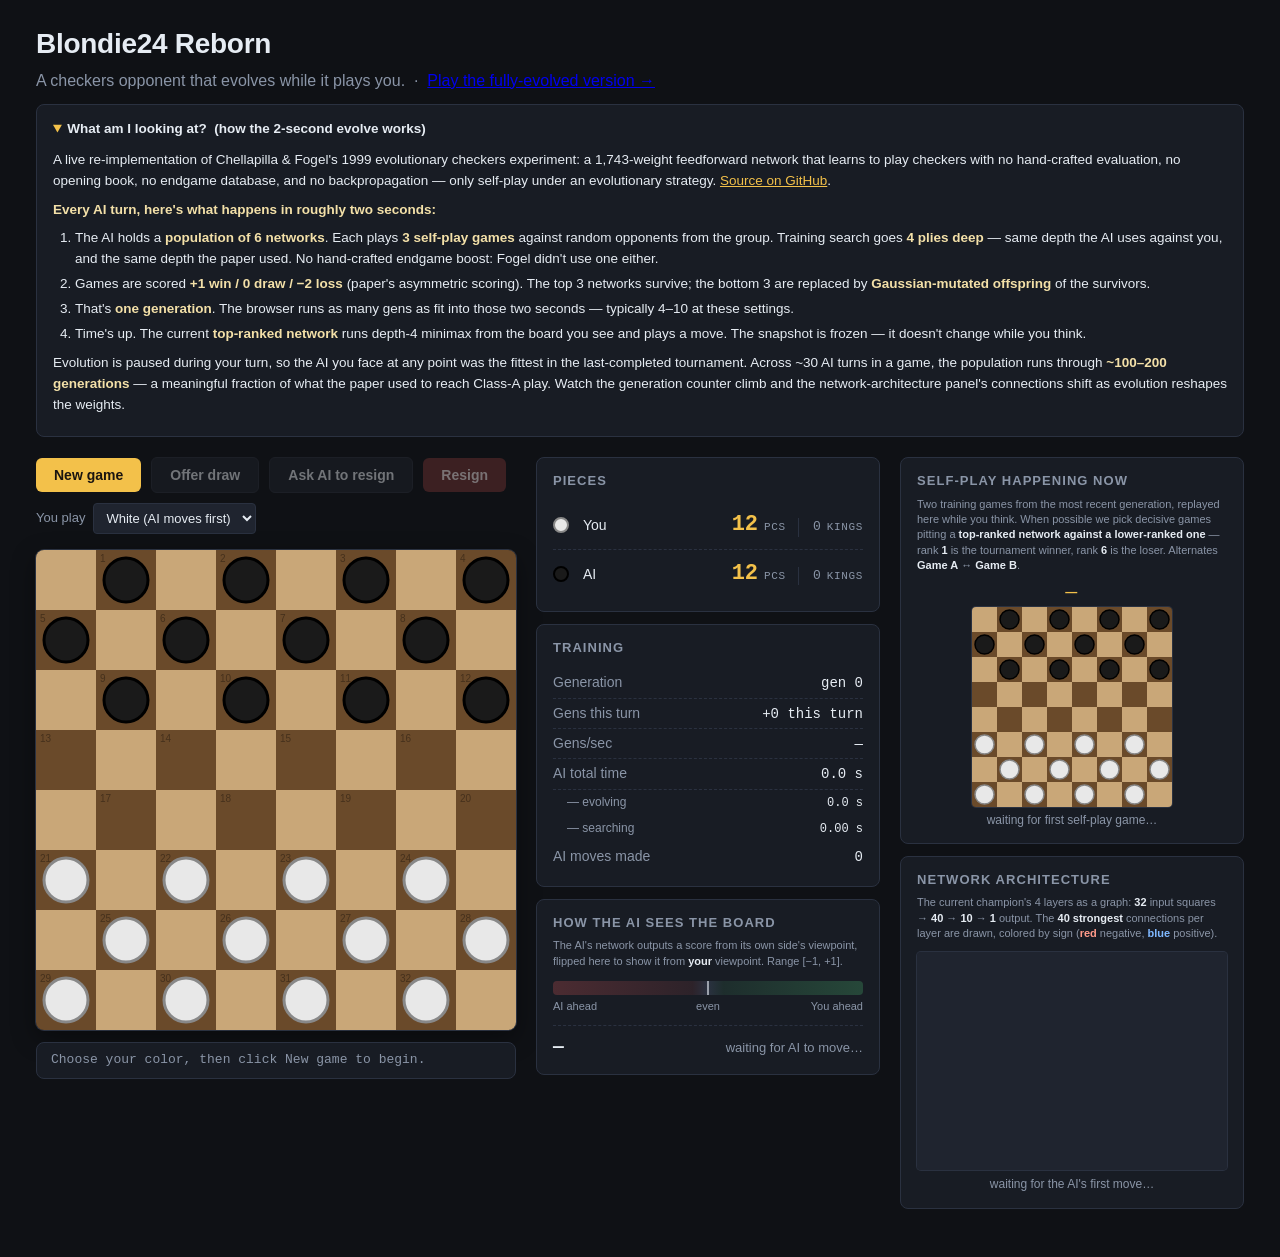
<file: docs/index.html>
<!DOCTYPE html>
<html lang="en">
<head>
<meta charset="UTF-8" />
<meta name="viewport" content="width=device-width, initial-scale=1.0" />
<title>Blondie24 Reborn — Evolving Opponent Demo</title>
<link rel="stylesheet" href="css/style.css" />
</head>
<body>
<main>
  <header>
    <h1>Blondie24 Reborn</h1>
    <p class="subtitle">
      A checkers opponent that evolves while it plays you. &nbsp;·&nbsp;
      <a href="play-strong.html">Play the fully-evolved version →</a>
    </p>
    <details id="about" open>
      <summary>What am I looking at? &nbsp;(how the 2-second evolve works)</summary>
      <p>
        A live re-implementation of Chellapilla &amp; Fogel's 1999 evolutionary
        checkers experiment: a 1,743-weight feedforward network that learns to
        play checkers with no hand-crafted evaluation, no opening book, no
        endgame database, and no backpropagation — only self-play under an
        evolutionary strategy. <a href="https://github.com/brendanbabb/blondie24-reborn" target="_blank" rel="noreferrer">Source on GitHub</a>.
      </p>
      <p><b>Every AI turn, here's what happens in roughly two seconds:</b></p>
      <ol>
        <li>The AI holds a <b>population of 6 networks</b>. Each plays <b>3 self-play games</b> against random opponents from the group. Training search goes <b>4 plies deep</b> — same depth the AI uses against you, and the same depth the paper used. No hand-crafted endgame boost: Fogel didn't use one either.</li>
        <li>Games are scored <b>+1 win / 0 draw / −2 loss</b> (paper's asymmetric scoring). The top 3 networks survive; the bottom 3 are replaced by <b>Gaussian-mutated offspring</b> of the survivors.</li>
        <li>That's <b>one generation</b>. The browser runs as many gens as fit into those two seconds — typically 4–10 at these settings.</li>
        <li>Time's up. The current <b>top-ranked network</b> runs depth-4 minimax from the board you see and plays a move. The snapshot is frozen — it doesn't change while you think.</li>
      </ol>
      <p>
        Evolution is paused during your turn, so the AI you face at any point was the fittest
        in the last-completed tournament. Across ~30 AI turns in a game, the population runs
        through <b>~100–200 generations</b> — a meaningful fraction of what the paper used to
        reach Class-A play. Watch the generation counter climb and the
        network-architecture panel's connections shift as evolution reshapes the weights.
      </p>
    </details>
  </header>

  <section id="game">
    <div id="board-wrap">
      <section id="controls">
        <button id="new-game">New game</button>
        <button id="offer-draw" type="button">Offer draw</button>
        <button id="ask-resign" type="button">Ask AI to resign</button>
        <button id="resign" type="button" class="danger">Resign</button>
        <label>
          You play
          <select id="human-color">
            <option value="white">White (AI moves first)</option>
            <option value="black">Black (you move first)</option>
          </select>
        </label>
      </section>
      <canvas id="board" width="480" height="480"></canvas>
      <div id="status-banner" hidden></div>
      <div id="move-log" aria-live="polite"></div>
      <ol id="move-history" aria-label="Move history"></ol>
    </div>

    <aside id="side-panel">
      <div class="panel" id="pieces-panel">
        <h2>Pieces</h2>
        <div class="piece-row" id="piece-row-you">
          <span class="pip pip-you"></span>
          <span class="who">You</span>
          <span class="count"><span id="count-you">12</span><span class="unit">pcs</span></span>
          <span class="kings"><span id="kings-you">0</span><span class="unit">kings</span></span>
        </div>
        <div class="piece-row" id="piece-row-ai">
          <span class="pip pip-ai"></span>
          <span class="who">AI</span>
          <span class="count"><span id="count-ai">12</span><span class="unit">pcs</span></span>
          <span class="kings"><span id="kings-ai">0</span><span class="unit">kings</span></span>
        </div>
      </div>

      <div class="panel" id="training-panel">
        <h2>Training</h2>
        <div class="stat"><span class="label">Generation</span><span id="gen-counter">—</span></div>
        <div class="stat"><span class="label">Gens this turn</span><span id="gen-delta">—</span></div>
        <div class="stat"><span class="label">Gens/sec</span><span id="gens-per-sec">—</span></div>
        <div class="stat" title="Total wall time the AI has spent this game, across all its turns.">
          <span class="label">AI total time</span>
          <span id="ai-total-time">0.0 s</span>
        </div>
        <div class="stat substat" title="Time spent running self-play evolution during AI turns.">
          <span class="label">— evolving</span>
          <span id="ai-evolve-time">0.0 s</span>
        </div>
        <div class="stat substat" title="Time spent running depth-4 minimax to choose the AI's move.">
          <span class="label">— searching</span>
          <span id="ai-search-time">0.0 s</span>
        </div>
        <div class="stat" title="Number of AI moves made this game.">
          <span class="label">AI moves made</span>
          <span id="ai-move-count">0</span>
        </div>
      </div>

      <div class="panel" id="eval-panel">
        <h2>How the AI sees the board</h2>
        <p class="legend">
          The AI's network outputs a score from its own side's viewpoint,
          flipped here to show it from <b>your</b> viewpoint. Range [−1, +1].
        </p>
        <div id="eval-bar-wrap">
          <div id="eval-bar">
            <div id="eval-bar-fill"></div>
            <div id="eval-bar-center"></div>
          </div>
          <div class="eval-labels">
            <span>AI ahead</span>
            <span>even</span>
            <span>You ahead</span>
          </div>
        </div>
        <div class="eval-summary">
          <span id="eval-number">—</span>
          <span id="eval-verdict" class="dim">waiting for AI to move…</span>
        </div>
      </div>

      <!-- Leaderboard + mini-play moved to #extras below. -->

      <div class="panel" id="history-panel" hidden>
        <h2>Training arc this game</h2>
        <p class="legend">
          Best (yellow) and mean (gray) fitness per generation. Ticks mark
          where each AI turn began.
        </p>
        <canvas id="history-chart" width="280" height="110"></canvas>
        <p class="dim" id="history-caption" style="margin: 4px 0 0; text-align: center;">—</p>
      </div>

    </aside>

    <section id="extras">
      <div class="panel" id="mini-panel">
        <h2>Self-play happening now</h2>
        <p class="legend">
          Two training games from the most recent generation, replayed here
          while you think. When possible we pick decisive games pitting a
          <b>top-ranked network against a lower-ranked one</b> —
          rank <b>1</b> is the tournament winner, rank <b>6</b> is the
          loser. Alternates <b>Game A</b> ↔ <b>Game B</b>.
        </p>
        <div class="mini-cell">
          <span class="mini-label" id="mini-label">—</span>
          <canvas id="mini-board" width="200" height="200"></canvas>
          <p class="mini-caption dim" id="mini-caption">—</p>
        </div>
      </div>

      <div class="panel" id="leaderboard-panel" hidden>
        <h2>Self-play leaderboard</h2>
        <p class="legend">
          6 networks · 3 games each per generation ·
          <b>+1</b> win / <b>0</b> draw / <b>−2</b> loss (paper scoring).
        </p>
        <ol id="leaderboard">
          <li class="placeholder">Waiting for first generation…</li>
        </ol>
      </div>

      <div class="panel" id="layers-panel">
        <h2>Network architecture</h2>
        <p class="legend">
          The current champion's 4 layers as a graph:
          <b>32</b> input squares → <b>40</b> → <b>10</b> → <b>1</b> output.
          The <b>40 strongest</b> connections per layer are drawn, colored by
          sign (<b style="color:#ff9a8a">red</b> negative,
          <b style="color:#7fb8ff">blue</b> positive).
        </p>
        <canvas id="layers" width="340" height="240"></canvas>
        <p class="dim" id="layers-caption" style="margin: 6px 0 0; text-align: center;">
          waiting for the AI's first move…
        </p>
      </div>

    </section>
  </section>


</main>

<script src="js/checkers.js?v=6"></script>
<script src="js/render.js?v=6"></script>
<script src="js/network.js?v=6"></script>
<script src="js/minimax.js?v=6"></script>
<script src="js/main.js?v=6"></script>
</body>
</html>
</file>
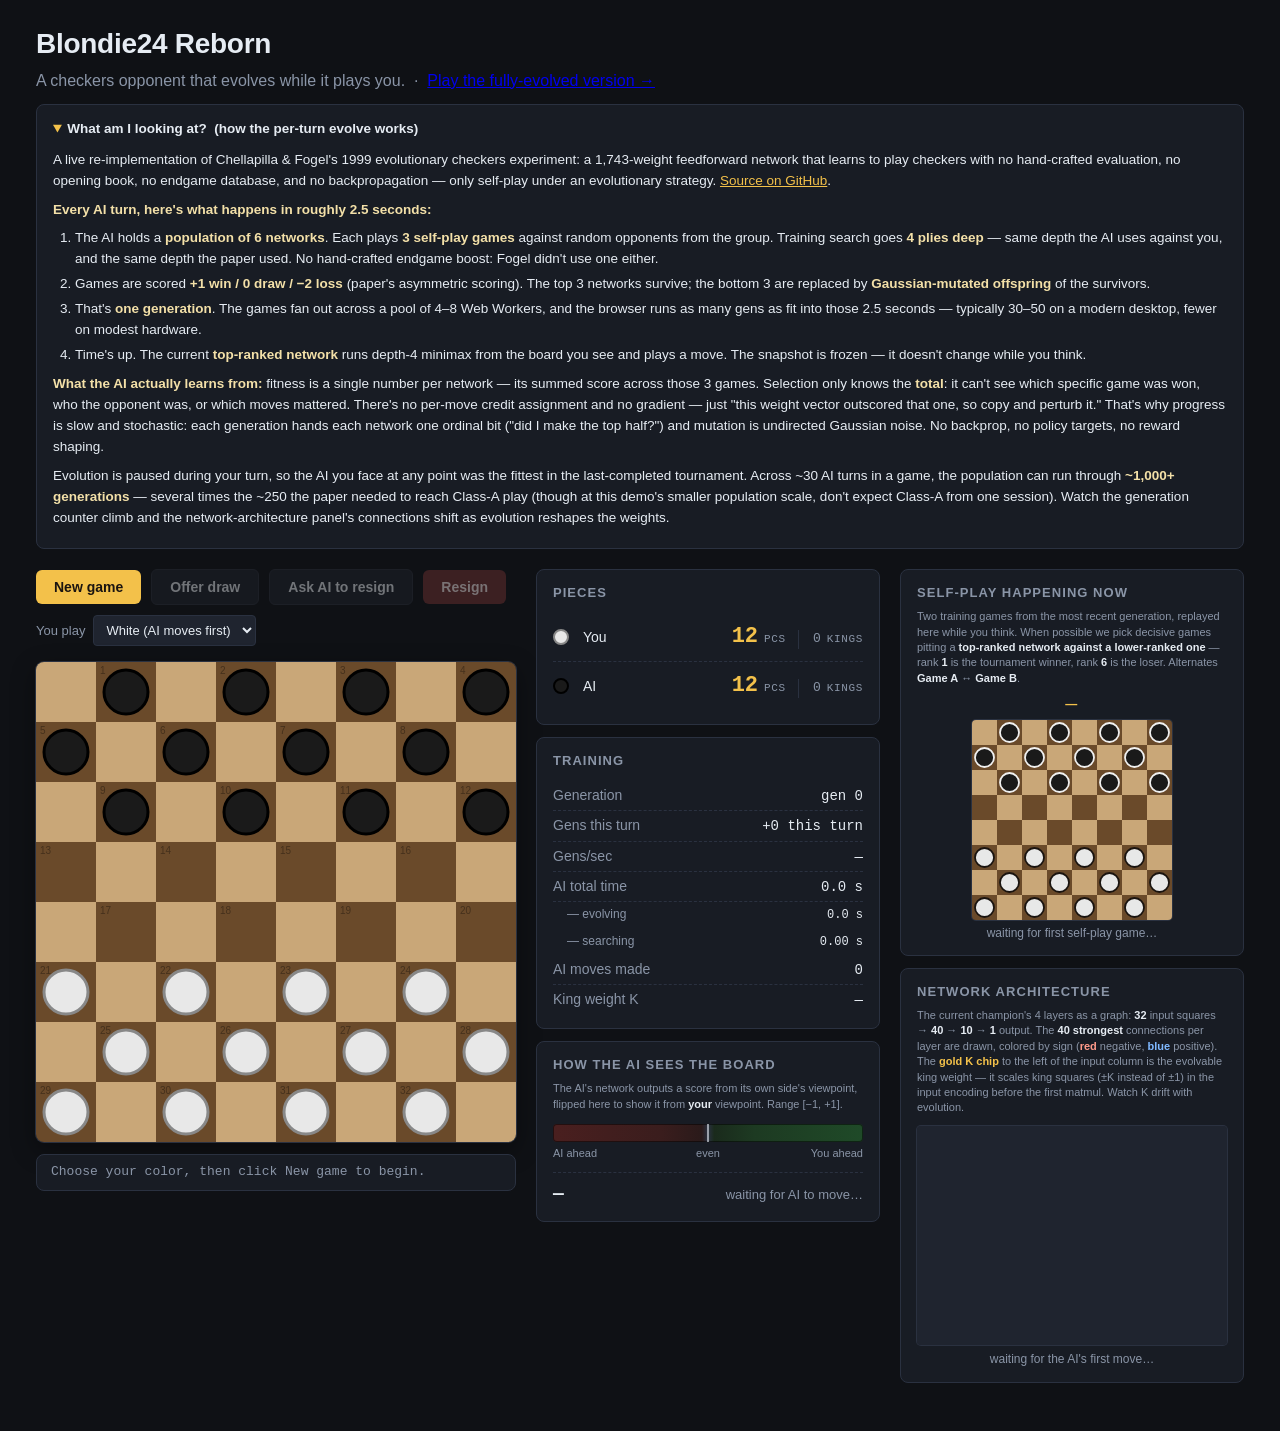
<file: web/index.html>
<!DOCTYPE html>
<html lang="en">
<head>
<meta charset="UTF-8" />
<meta name="viewport" content="width=device-width, initial-scale=1.0" />
<title>Blondie24 Reborn — Evolving Opponent Demo</title>
<link rel="stylesheet" href="css/style.css" />
</head>
<body>
<main>
  <header>
    <h1>Blondie24 Reborn</h1>
    <p class="subtitle">
      A checkers opponent that evolves while it plays you. &nbsp;·&nbsp;
      <a href="play-strong.html">Play the fully-evolved version →</a>
    </p>
    <details id="about" open>
      <summary>What am I looking at? &nbsp;(how the per-turn evolve works)</summary>
      <p>
        A live re-implementation of Chellapilla &amp; Fogel's 1999 evolutionary
        checkers experiment: a 1,743-weight feedforward network that learns to
        play checkers with no hand-crafted evaluation, no opening book, no
        endgame database, and no backpropagation — only self-play under an
        evolutionary strategy. <a href="https://github.com/brendanbabb/blondie24-reborn" target="_blank" rel="noreferrer">Source on GitHub</a>.
      </p>
      <p><b>Every AI turn, here's what happens in roughly 2.5 seconds:</b></p>
      <ol>
        <li>The AI holds a <b>population of 6 networks</b>. Each plays <b>3 self-play games</b> against random opponents from the group. Training search goes <b>4 plies deep</b> — same depth the AI uses against you, and the same depth the paper used. No hand-crafted endgame boost: Fogel didn't use one either.</li>
        <li>Games are scored <b>+1 win / 0 draw / −2 loss</b> (paper's asymmetric scoring). The top 3 networks survive; the bottom 3 are replaced by <b>Gaussian-mutated offspring</b> of the survivors.</li>
        <li>That's <b>one generation</b>. The games fan out across a pool of 4–8 Web Workers, and the browser runs as many gens as fit into those 2.5 seconds — typically 30–50 on a modern desktop, fewer on modest hardware.</li>
        <li>Time's up. The current <b>top-ranked network</b> runs depth-4 minimax from the board you see and plays a move. The snapshot is frozen — it doesn't change while you think.</li>
      </ol>
      <p>
        <b>What the AI actually learns from:</b> fitness is a single number per network —
        its summed score across those 3 games. Selection only knows the <b>total</b>: it
        can't see which specific game was won, who the opponent was, or which moves
        mattered. There's no per-move credit assignment and no gradient — just
        "this weight vector outscored that one, so copy and perturb it." That's why
        progress is slow and stochastic: each generation hands each network one
        ordinal bit ("did I make the top half?") and mutation is undirected Gaussian
        noise. No backprop, no policy targets, no reward shaping.
      </p>
      <p>
        Evolution is paused during your turn, so the AI you face at any point was the fittest
        in the last-completed tournament. Across ~30 AI turns in a game, the population can run
        through <b>~1,000+ generations</b> — several times the ~250 the paper needed to reach
        Class-A play (though at this demo's smaller population scale, don't expect Class-A from
        one session). Watch the generation counter climb and the
        network-architecture panel's connections shift as evolution reshapes the weights.
      </p>
    </details>
  </header>

  <section id="game">
    <div id="board-wrap">
      <section id="controls">
        <button id="new-game">New game</button>
        <button id="offer-draw" type="button">Offer draw</button>
        <button id="ask-resign" type="button">Ask AI to resign</button>
        <button id="resign" type="button" class="danger">Resign</button>
        <label>
          You play
          <select id="human-color">
            <option value="white">White (AI moves first)</option>
            <option value="black">Black (you move first)</option>
          </select>
        </label>
      </section>
      <canvas id="board" width="480" height="480"></canvas>
      <div id="status-banner" hidden></div>
      <div id="move-log" aria-live="polite"></div>
      <ol id="move-history" aria-label="Move history"></ol>
    </div>

    <aside id="side-panel">
      <div class="panel" id="pieces-panel">
        <h2>Pieces</h2>
        <div class="piece-row" id="piece-row-you">
          <span class="pip pip-you"></span>
          <span class="who">You</span>
          <span class="count"><span id="count-you">12</span><span class="unit">pcs</span></span>
          <span class="kings"><span id="kings-you">0</span><span class="unit">kings</span></span>
        </div>
        <div class="piece-row" id="piece-row-ai">
          <span class="pip pip-ai"></span>
          <span class="who">AI</span>
          <span class="count"><span id="count-ai">12</span><span class="unit">pcs</span></span>
          <span class="kings"><span id="kings-ai">0</span><span class="unit">kings</span></span>
        </div>
      </div>

      <div class="panel" id="training-panel">
        <h2>Training</h2>
        <div class="stat"><span class="label">Generation</span><span id="gen-counter">—</span></div>
        <div class="stat"><span class="label">Gens this turn</span><span id="gen-delta">—</span></div>
        <div class="stat"><span class="label">Gens/sec</span><span id="gens-per-sec">—</span></div>
        <div class="stat" title="Total wall time the AI has spent this game, across all its turns.">
          <span class="label">AI total time</span>
          <span id="ai-total-time">0.0 s</span>
        </div>
        <div class="stat substat" title="Time spent running self-play evolution during AI turns.">
          <span class="label">— evolving</span>
          <span id="ai-evolve-time">0.0 s</span>
        </div>
        <div class="stat substat" title="Time spent running depth-4 minimax to choose the AI's move.">
          <span class="label">— searching</span>
          <span id="ai-search-time">0.0 s</span>
        </div>
        <div class="stat" title="Number of AI moves made this game.">
          <span class="label">AI moves made</span>
          <span id="ai-move-count">0</span>
        </div>
        <div class="stat" title="Evolvable king weight K — scales king squares (±K instead of ±1) in the input encoding. Paper-initialized K=2.0, drifts under self-adaptive σ mutation.">
          <span class="label">King weight K</span>
          <span id="king-weight">—</span>
        </div>
      </div>

      <div class="panel" id="eval-panel">
        <h2>How the AI sees the board</h2>
        <p class="legend">
          The AI's network outputs a score from its own side's viewpoint,
          flipped here to show it from <b>your</b> viewpoint. Range [−1, +1].
        </p>
        <div id="eval-bar-wrap">
          <div id="eval-bar">
            <div id="eval-bar-fill"></div>
            <div id="eval-bar-center"></div>
          </div>
          <div class="eval-labels">
            <span>AI ahead</span>
            <span>even</span>
            <span>You ahead</span>
          </div>
        </div>
        <div class="eval-summary">
          <span id="eval-number">—</span>
          <span id="eval-verdict" class="dim">waiting for AI to move…</span>
        </div>
      </div>

      <!-- Leaderboard + mini-play moved to #extras below. -->

      <div class="panel" id="history-panel" hidden>
        <h2>Training arc this game</h2>
        <p class="legend">
          Best (yellow) and mean (gray) fitness per generation. Ticks mark
          where each AI turn began.
        </p>
        <canvas id="history-chart" width="280" height="110"></canvas>
        <p class="dim" id="history-caption" style="margin: 4px 0 0; text-align: center;">—</p>
      </div>

    </aside>

    <section id="extras">
      <div class="panel" id="mini-panel">
        <h2>Self-play happening now</h2>
        <p class="legend">
          Two training games from the most recent generation, replayed here
          while you think. When possible we pick decisive games pitting a
          <b>top-ranked network against a lower-ranked one</b> —
          rank <b>1</b> is the tournament winner, rank <b>6</b> is the
          loser. Alternates <b>Game A</b> ↔ <b>Game B</b>.
        </p>
        <div class="mini-cell">
          <span class="mini-label" id="mini-label">—</span>
          <canvas id="mini-board" width="200" height="200"></canvas>
          <p class="mini-caption dim" id="mini-caption">—</p>
        </div>
      </div>

      <div class="panel" id="leaderboard-panel" hidden>
        <h2>Self-play leaderboard</h2>
        <p class="legend">
          6 networks · 3 games each per generation ·
          <b>+1</b> win / <b>0</b> draw / <b>−2</b> loss (paper scoring).
          Fitness is the <b>sum</b> across all 3 games — selection sees the total only,
          not which game was won or how.
        </p>
        <ol id="leaderboard">
          <li class="placeholder">Waiting for first generation…</li>
        </ol>
      </div>

      <div class="panel" id="layers-panel">
        <h2>Network architecture</h2>
        <p class="legend">
          The current champion's 4 layers as a graph:
          <b>32</b> input squares → <b>40</b> → <b>10</b> → <b>1</b> output.
          The <b>40 strongest</b> connections per layer are drawn, colored by
          sign (<b style="color:#ff9a8a">red</b> negative,
          <b style="color:#7fb8ff">blue</b> positive). The
          <b style="color:#f3c14a">gold K chip</b> to the left of the input column
          is the evolvable king weight — it scales king squares (±K instead of ±1)
          in the input encoding before the first matmul. Watch K drift with evolution.
        </p>
        <canvas id="layers" width="340" height="240"></canvas>
        <p class="dim" id="layers-caption" style="margin: 6px 0 0; text-align: center;">
          waiting for the AI's first move…
        </p>
      </div>

    </section>
  </section>


</main>

<script src="js/checkers.js?v=8"></script>
<script src="js/render.js?v=8"></script>
<script src="js/network.js?v=8"></script>
<script src="js/minimax.js?v=9"></script>
<script src="js/evolution.js?v=11"></script>
<script src="js/main.js?v=11"></script>
</body>
</html>
</file>
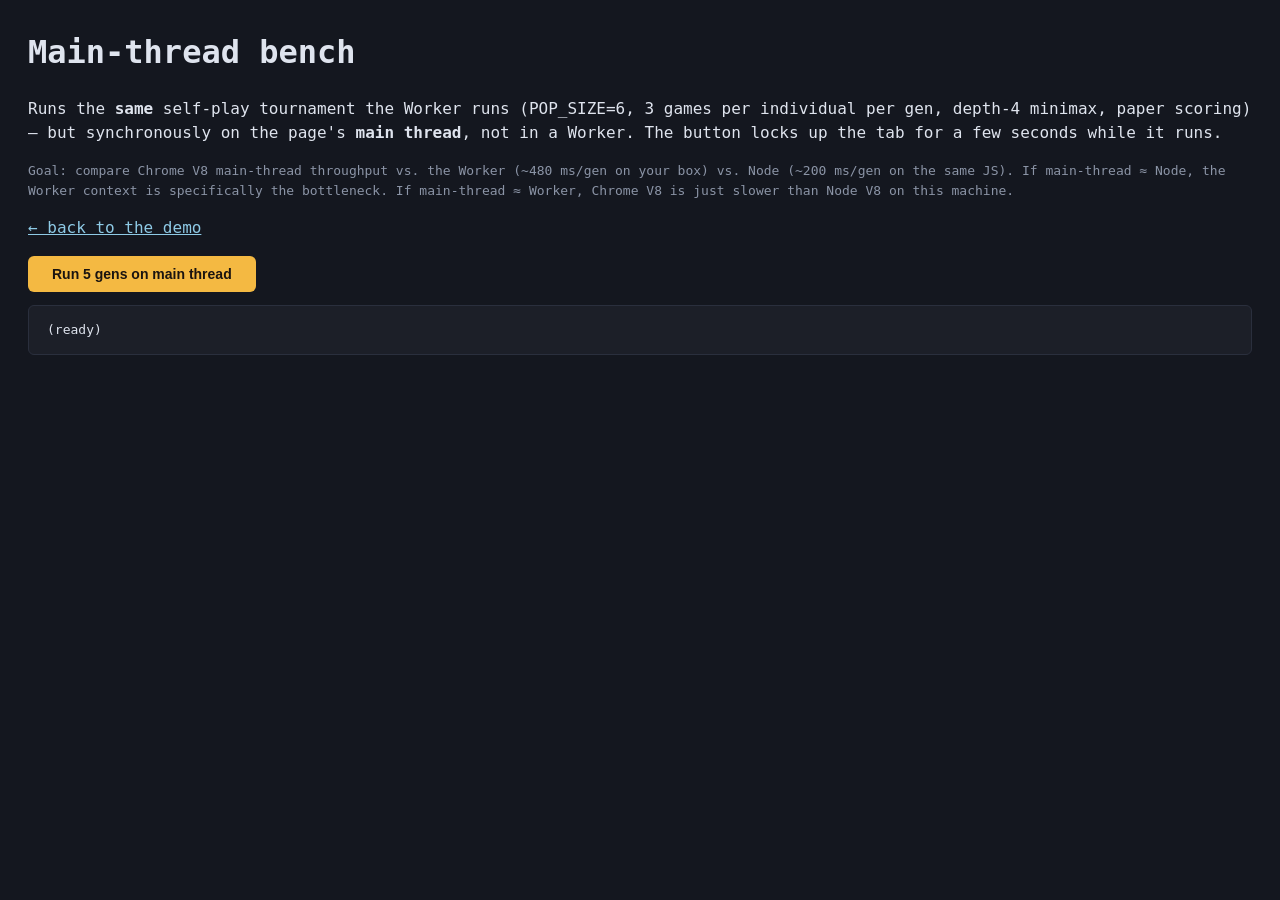
<file: docs/bench.html>
<!DOCTYPE html>
<html lang="en">
<head>
<meta charset="utf-8">
<title>Blondie24 — main-thread bench</title>
<style>
  body { font-family: "SF Mono", Consolas, monospace; background: #14171f; color: #dfe4ee; padding: 20px; line-height: 1.5; }
  button { background: #f4b942; color: #1a1410; border: none; padding: 10px 24px; font-size: 14px; font-weight: 600; border-radius: 6px; cursor: pointer; }
  button:hover:not(:disabled) { filter: brightness(1.1); }
  button:disabled { opacity: 0.5; cursor: not-allowed; }
  pre { background: #1c1f28; padding: 14px 18px; border-radius: 6px; border: 1px solid #2a2f3d; overflow-x: auto; }
  a { color: #8ecae6; }
  h1 { margin-top: 0; }
  .dim { color: #8b94a6; font-size: 13px; }
</style>
</head>
<body>
<h1>Main-thread bench</h1>
<p>Runs the <b>same</b> self-play tournament the Worker runs (POP_SIZE=6, 3 games per
individual per gen, depth-4 minimax, paper scoring) — but synchronously on the
page's <b>main thread</b>, not in a Worker. The button locks up the tab for a few
seconds while it runs.</p>
<p class="dim">
  Goal: compare Chrome V8 main-thread throughput vs. the Worker (~480 ms/gen on
  your box) vs. Node (~200 ms/gen on the same JS).
  If main-thread ≈ Node, the Worker context is specifically the bottleneck.
  If main-thread ≈ Worker, Chrome V8 is just slower than Node V8 on this machine.
</p>
<p><a href="./">← back to the demo</a></p>

<button id="run">Run 5 gens on main thread</button>
<pre id="out">(ready)</pre>

<script src="js/checkers.js?v=6"></script>
<script src="js/network.js?v=6"></script>
<script src="js/minimax.js?v=6"></script>
<script>
(function () {
  "use strict";
  const C = self.Checkers, N = self.Network, M = self.Minimax;
  const out = document.getElementById("out");
  const btn = document.getElementById("run");
  function log(s) { out.textContent += s + "\n"; }

  const POP_SIZE = 6, GAMES_PER_INDIVIDUAL = 3;
  const TRAIN_SEARCH_DEPTH = 4;
  const MAX_GAME_MOVES = 80;

  // Same as worker.js — wrap weights in a Network ONCE per individual and
  // reuse across every game it plays. See worker.js makeIndividual comment.
  function makeIndividual(weights, sigmas) {
    return {
      weights, sigmas,
      net: N.makeNetwork(weights),
      fitness: 0, wins: 0, losses: 0, draws: 0,
    };
  }

  function playGame(black, white) {
    let board = C.makeBoard();
    const counts = Object.create(null);
    let plies = 0;
    while (plies < MAX_GAME_MOVES) {
      const [over] = C.isGameOver(board);
      if (over) return plies;
      const key = C.stateKey(board);
      counts[key] = (counts[key] || 0) + 1;
      if (counts[key] >= 3) return plies;
      const net = board.currentPlayer === C.BLACK ? black.net : white.net;
      const { move } = M.pickMove(board, TRAIN_SEARCH_DEPTH, net);
      if (!move) return plies;
      board = C.applyMove(board, move);
      plies++;
    }
    return plies;
  }

  function runOneGen(pop) {
    let totalPlies = 0;
    for (let i = 0; i < POP_SIZE; i++) {
      const opps = [];
      while (opps.length < GAMES_PER_INDIVIDUAL) {
        const j = Math.floor(Math.random() * POP_SIZE);
        if (j !== i && !opps.includes(j)) opps.push(j);
      }
      for (const j of opps) {
        const blackFirst = Math.random() < 0.5;
        const [b, w] = blackFirst ? [pop[i], pop[j]] : [pop[j], pop[i]];
        totalPlies += playGame(b, w);
      }
    }
    return totalPlies;
  }

  btn.addEventListener("click", () => {
    btn.disabled = true;
    out.textContent = "";
    log("Initializing population (pop=6)…");
    const pop = [];
    for (let i = 0; i < POP_SIZE; i++) {
      pop.push(makeIndividual(N.newRandomWeights(0.05), N.newSigmas(0.05)));
    }

    // Yield one frame so the button disabled state paints, then run.
    requestAnimationFrame(() => {
      log("Warmup gen (JIT)…");
      const wt0 = performance.now();
      runOneGen(pop);
      const wtdt = performance.now() - wt0;
      log(`  warmup: ${wtdt.toFixed(0)} ms`);

      log("\nTiming 5 gens…");
      const NGENS = 5;
      let totalPlies = 0;
      const t0 = performance.now();
      for (let g = 0; g < NGENS; g++) totalPlies += runOneGen(pop);
      const dt = performance.now() - t0;

      log(`${NGENS} gens in ${dt.toFixed(0)} ms`);
      log(`  ${(dt / NGENS).toFixed(0)} ms/gen`);
      log(`  ${(2000 / (dt / NGENS)).toFixed(1)} gens per 2 s`);
      log(`  avg ${(totalPlies / (NGENS * POP_SIZE * GAMES_PER_INDIVIDUAL)).toFixed(1)} plies/game`);

      log("\nReference points:");
      log("  Node bench (same JS):     ~200 ms/gen");
      log("  Your browser Worker:      ~480 ms/gen");
      log(`  Chrome main-thread here:  ${(dt / NGENS).toFixed(0)} ms/gen`);
      log("");
      log("Interpretation:");
      log("  main ≈ Node      → Worker context is the bottleneck (fixable)");
      log("  main ≈ Worker    → Chrome V8 is slower than Node V8 on this box");
      log("                     (largely outside our code's reach)");

      btn.disabled = false;
    });
  });
})();
</script>
</body>
</html>
</file>
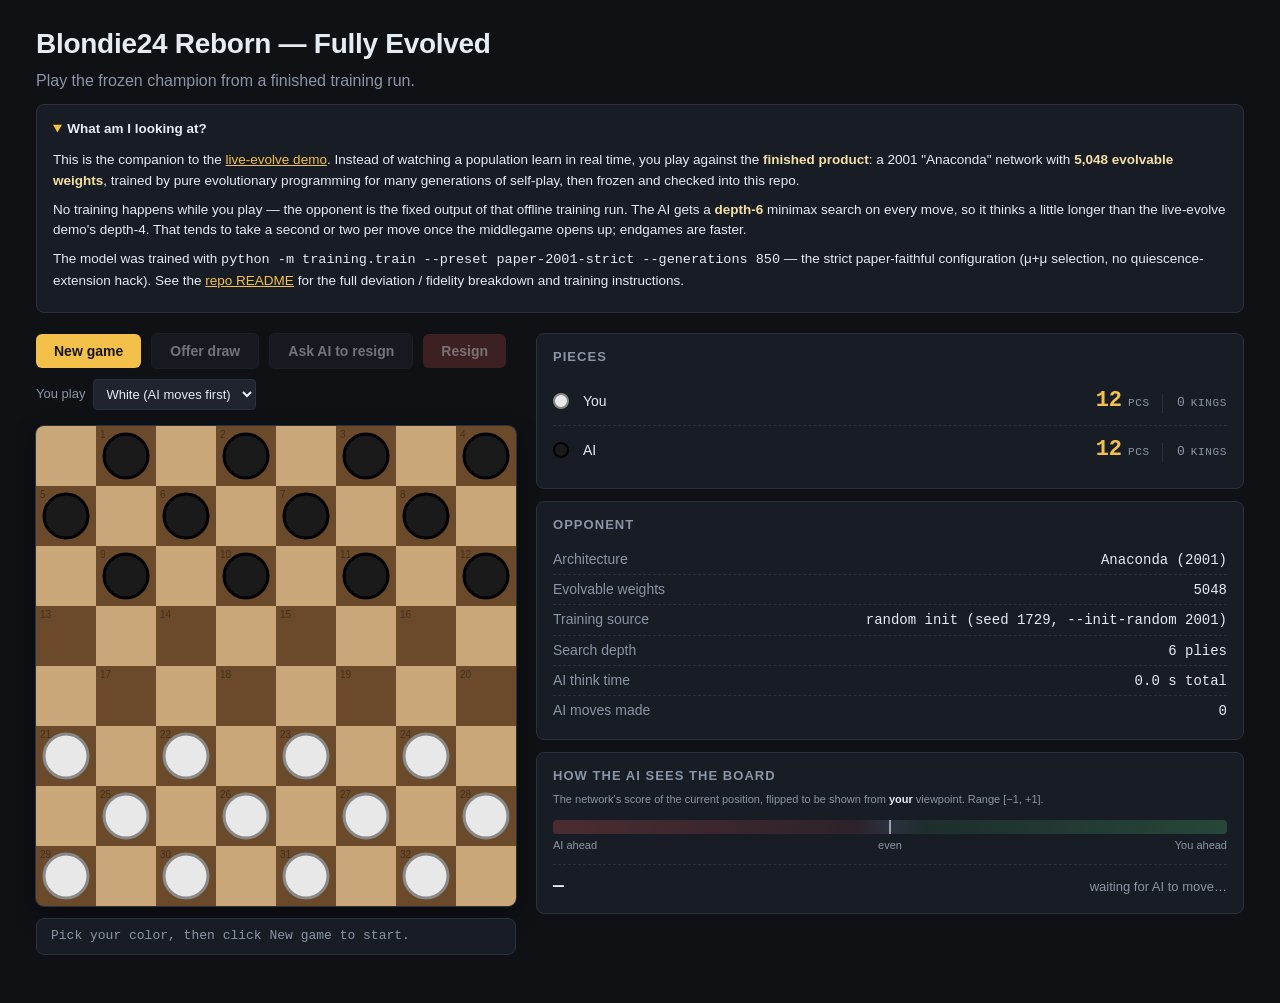
<file: docs/play-strong.html>
<!DOCTYPE html>
<html lang="en">
<head>
<meta charset="UTF-8" />
<meta name="viewport" content="width=device-width, initial-scale=1.0" />
<title>Blondie24 Reborn — Fully Evolved Anaconda</title>
<link rel="stylesheet" href="css/style.css" />
<style>
  /* Two-column layout — play-strong has no live-evolve "extras" panels
     (leaderboard / mini-replay / network-architecture / history-chart). */
  #game {
    grid-template-columns: 480px minmax(240px, 1fr);
    grid-template-areas: "board status";
  }
  @media (max-width: 900px) {
    #game {
      grid-template-columns: 1fr;
      grid-template-areas: "board" "status";
    }
  }
</style>
</head>
<body>
<main>
  <header>
    <h1>Blondie24 Reborn — Fully Evolved</h1>
    <p class="subtitle">Play the frozen champion from a finished training run.</p>
    <details id="about" open>
      <summary>What am I looking at?</summary>
      <p>
        This is the companion to the <a href="./">live-evolve demo</a>.
        Instead of watching a population learn in real time, you play against
        the <b>finished product</b>: a 2001 "Anaconda" network with <b>5,048
        evolvable weights</b>, trained by pure evolutionary programming for
        many generations of self-play, then frozen and checked into this repo.
      </p>
      <p>
        No training happens while you play — the opponent is the fixed output
        of that offline training run. The AI gets a <b>depth-6</b> minimax
        search on every move, so it thinks a little longer than the live-evolve
        demo's depth-4. That tends to take a second or two per move once the
        middlegame opens up; endgames are faster.
      </p>
      <p>
        The model was trained with
        <code>python -m training.train --preset paper-2001-strict --generations 850</code>
        — the strict paper-faithful configuration (μ+μ selection, no
        quiescence-extension hack). See the
        <a href="https://github.com/brendanbabb/blondie24-reborn" target="_blank" rel="noreferrer">repo README</a>
        for the full deviation / fidelity breakdown and training instructions.
      </p>
    </details>
  </header>

  <section id="game">
    <div id="board-wrap">
      <section id="controls">
        <button id="new-game">New game</button>
        <button id="offer-draw" type="button">Offer draw</button>
        <button id="ask-resign" type="button">Ask AI to resign</button>
        <button id="resign" type="button" class="danger">Resign</button>
        <label>
          You play
          <select id="human-color">
            <option value="white">White (AI moves first)</option>
            <option value="black">Black (you move first)</option>
          </select>
        </label>
      </section>
      <canvas id="board" width="480" height="480"></canvas>
      <div id="status-banner" hidden></div>
      <div id="move-log" aria-live="polite"></div>
      <ol id="move-history" aria-label="Move history"></ol>
    </div>

    <aside id="side-panel">
      <div class="panel" id="pieces-panel">
        <h2>Pieces</h2>
        <div class="piece-row" id="piece-row-you">
          <span class="pip pip-you"></span>
          <span class="who">You</span>
          <span class="count"><span id="count-you">12</span><span class="unit">pcs</span></span>
          <span class="kings"><span id="kings-you">0</span><span class="unit">kings</span></span>
        </div>
        <div class="piece-row" id="piece-row-ai">
          <span class="pip pip-ai"></span>
          <span class="who">AI</span>
          <span class="count"><span id="count-ai">12</span><span class="unit">pcs</span></span>
          <span class="kings"><span id="kings-ai">0</span><span class="unit">kings</span></span>
        </div>
      </div>

      <div class="panel" id="info-panel">
        <h2>Opponent</h2>
        <div class="stat"><span class="label">Architecture</span><span id="arch-label">Anaconda (2001)</span></div>
        <div class="stat"><span class="label">Evolvable weights</span><span id="weights-label">—</span></div>
        <div class="stat"><span class="label">Training source</span><span id="training-label">—</span></div>
        <div class="stat"><span class="label">Search depth</span><span id="depth-label">6 plies</span></div>
        <div class="stat"><span class="label">AI think time</span><span id="think-time">—</span></div>
        <div class="stat"><span class="label">AI moves made</span><span id="ai-move-count">0</span></div>
      </div>

      <div class="panel" id="eval-panel">
        <h2>How the AI sees the board</h2>
        <p class="legend">
          The network's score of the current position, flipped to be shown
          from <b>your</b> viewpoint. Range [−1, +1].
        </p>
        <div id="eval-bar-wrap">
          <div id="eval-bar">
            <div id="eval-bar-fill"></div>
            <div id="eval-bar-center"></div>
          </div>
          <div class="eval-labels">
            <span>AI ahead</span>
            <span>even</span>
            <span>You ahead</span>
          </div>
        </div>
        <div class="eval-summary">
          <span id="eval-number">—</span>
          <span id="eval-verdict" class="dim">waiting for AI to move…</span>
        </div>
      </div>
    </aside>
  </section>

</main>

<script src="js/checkers.js?v=6"></script>
<script src="js/render.js?v=6"></script>
<script src="js/anaconda-network.js?v=6"></script>
<script src="js/minimax.js?v=6"></script>
<script src="js/play-strong.js?v=6"></script>
</body>
</html>
</file>
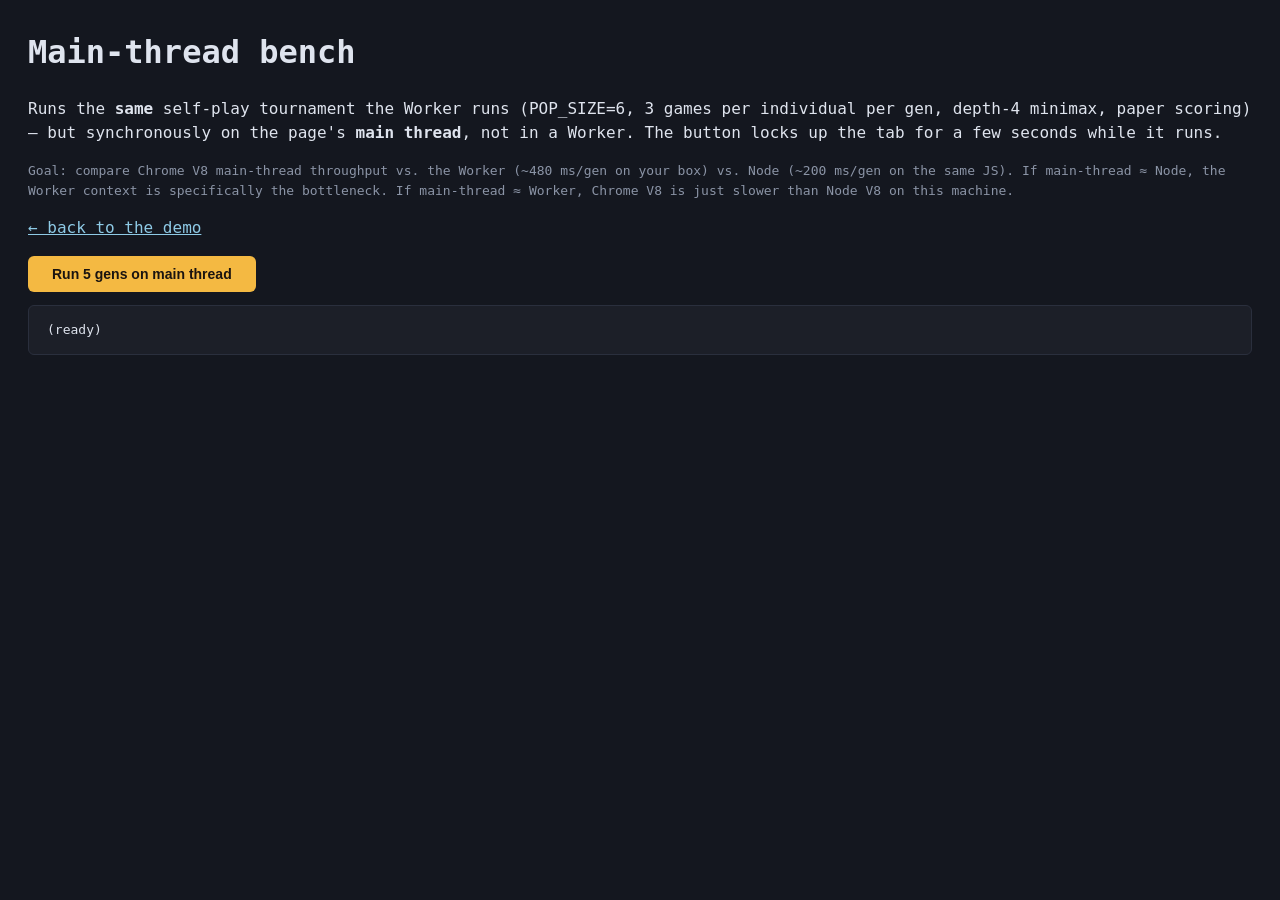
<file: web/bench.html>
<!DOCTYPE html>
<html lang="en">
<head>
<meta charset="utf-8">
<title>Blondie24 — main-thread bench</title>
<style>
  body { font-family: "SF Mono", Consolas, monospace; background: #14171f; color: #dfe4ee; padding: 20px; line-height: 1.5; }
  button { background: #f4b942; color: #1a1410; border: none; padding: 10px 24px; font-size: 14px; font-weight: 600; border-radius: 6px; cursor: pointer; }
  button:hover:not(:disabled) { filter: brightness(1.1); }
  button:disabled { opacity: 0.5; cursor: not-allowed; }
  pre { background: #1c1f28; padding: 14px 18px; border-radius: 6px; border: 1px solid #2a2f3d; overflow-x: auto; }
  a { color: #8ecae6; }
  h1 { margin-top: 0; }
  .dim { color: #8b94a6; font-size: 13px; }
</style>
</head>
<body>
<h1>Main-thread bench</h1>
<p>Runs the <b>same</b> self-play tournament the Worker runs (POP_SIZE=6, 3 games per
individual per gen, depth-4 minimax, paper scoring) — but synchronously on the
page's <b>main thread</b>, not in a Worker. The button locks up the tab for a few
seconds while it runs.</p>
<p class="dim">
  Goal: compare Chrome V8 main-thread throughput vs. the Worker (~480 ms/gen on
  your box) vs. Node (~200 ms/gen on the same JS).
  If main-thread ≈ Node, the Worker context is specifically the bottleneck.
  If main-thread ≈ Worker, Chrome V8 is just slower than Node V8 on this machine.
</p>
<p><a href="./">← back to the demo</a></p>

<button id="run">Run 5 gens on main thread</button>
<pre id="out">(ready)</pre>

<script src="js/checkers.js?v=8"></script>
<script src="js/network.js?v=8"></script>
<script src="js/minimax.js?v=8"></script>
<script>
(function () {
  "use strict";
  const C = self.Checkers, N = self.Network, M = self.Minimax;
  const out = document.getElementById("out");
  const btn = document.getElementById("run");
  function log(s) { out.textContent += s + "\n"; }

  const POP_SIZE = 6, GAMES_PER_INDIVIDUAL = 3;
  const TRAIN_SEARCH_DEPTH = 4;
  const MAX_GAME_MOVES = 80;

  // Same as worker.js — wrap weights in a Network ONCE per individual and
  // reuse across every game it plays. See worker.js makeIndividual comment.
  function makeIndividual(weights, sigmas) {
    return {
      weights, sigmas,
      net: N.makeNetwork(weights),
      fitness: 0, wins: 0, losses: 0, draws: 0,
    };
  }

  function playGame(black, white) {
    let board = C.makeBoard();
    const counts = Object.create(null);
    let plies = 0;
    while (plies < MAX_GAME_MOVES) {
      const [over] = C.isGameOver(board);
      if (over) return plies;
      const key = C.stateKey(board);
      counts[key] = (counts[key] || 0) + 1;
      if (counts[key] >= 3) return plies;
      const net = board.currentPlayer === C.BLACK ? black.net : white.net;
      const { move } = M.pickMove(board, TRAIN_SEARCH_DEPTH, net);
      if (!move) return plies;
      board = C.applyMove(board, move);
      plies++;
    }
    return plies;
  }

  function runOneGen(pop) {
    let totalPlies = 0;
    for (let i = 0; i < POP_SIZE; i++) {
      const opps = [];
      while (opps.length < GAMES_PER_INDIVIDUAL) {
        const j = Math.floor(Math.random() * POP_SIZE);
        if (j !== i && !opps.includes(j)) opps.push(j);
      }
      for (const j of opps) {
        const blackFirst = Math.random() < 0.5;
        const [b, w] = blackFirst ? [pop[i], pop[j]] : [pop[j], pop[i]];
        totalPlies += playGame(b, w);
      }
    }
    return totalPlies;
  }

  btn.addEventListener("click", () => {
    btn.disabled = true;
    out.textContent = "";
    log("Initializing population (pop=6)…");
    const pop = [];
    for (let i = 0; i < POP_SIZE; i++) {
      pop.push(makeIndividual(N.newRandomWeights(0.05), N.newSigmas(0.05)));
    }

    // Yield one frame so the button disabled state paints, then run.
    requestAnimationFrame(() => {
      log("Warmup gen (JIT)…");
      const wt0 = performance.now();
      runOneGen(pop);
      const wtdt = performance.now() - wt0;
      log(`  warmup: ${wtdt.toFixed(0)} ms`);

      log("\nTiming 5 gens…");
      const NGENS = 5;
      let totalPlies = 0;
      const t0 = performance.now();
      for (let g = 0; g < NGENS; g++) totalPlies += runOneGen(pop);
      const dt = performance.now() - t0;

      log(`${NGENS} gens in ${dt.toFixed(0)} ms`);
      log(`  ${(dt / NGENS).toFixed(0)} ms/gen`);
      log(`  ${(2000 / (dt / NGENS)).toFixed(1)} gens per 2 s`);
      log(`  avg ${(totalPlies / (NGENS * POP_SIZE * GAMES_PER_INDIVIDUAL)).toFixed(1)} plies/game`);

      log("\nReference points:");
      log("  Node bench (same JS):     ~200 ms/gen");
      log("  Your browser Worker:      ~480 ms/gen");
      log(`  Chrome main-thread here:  ${(dt / NGENS).toFixed(0)} ms/gen`);
      log("");
      log("Interpretation:");
      log("  main ≈ Node      → Worker context is the bottleneck (fixable)");
      log("  main ≈ Worker    → Chrome V8 is slower than Node V8 on this box");
      log("                     (largely outside our code's reach)");

      btn.disabled = false;
    });
  });
})();
</script>
</body>
</html>
</file>
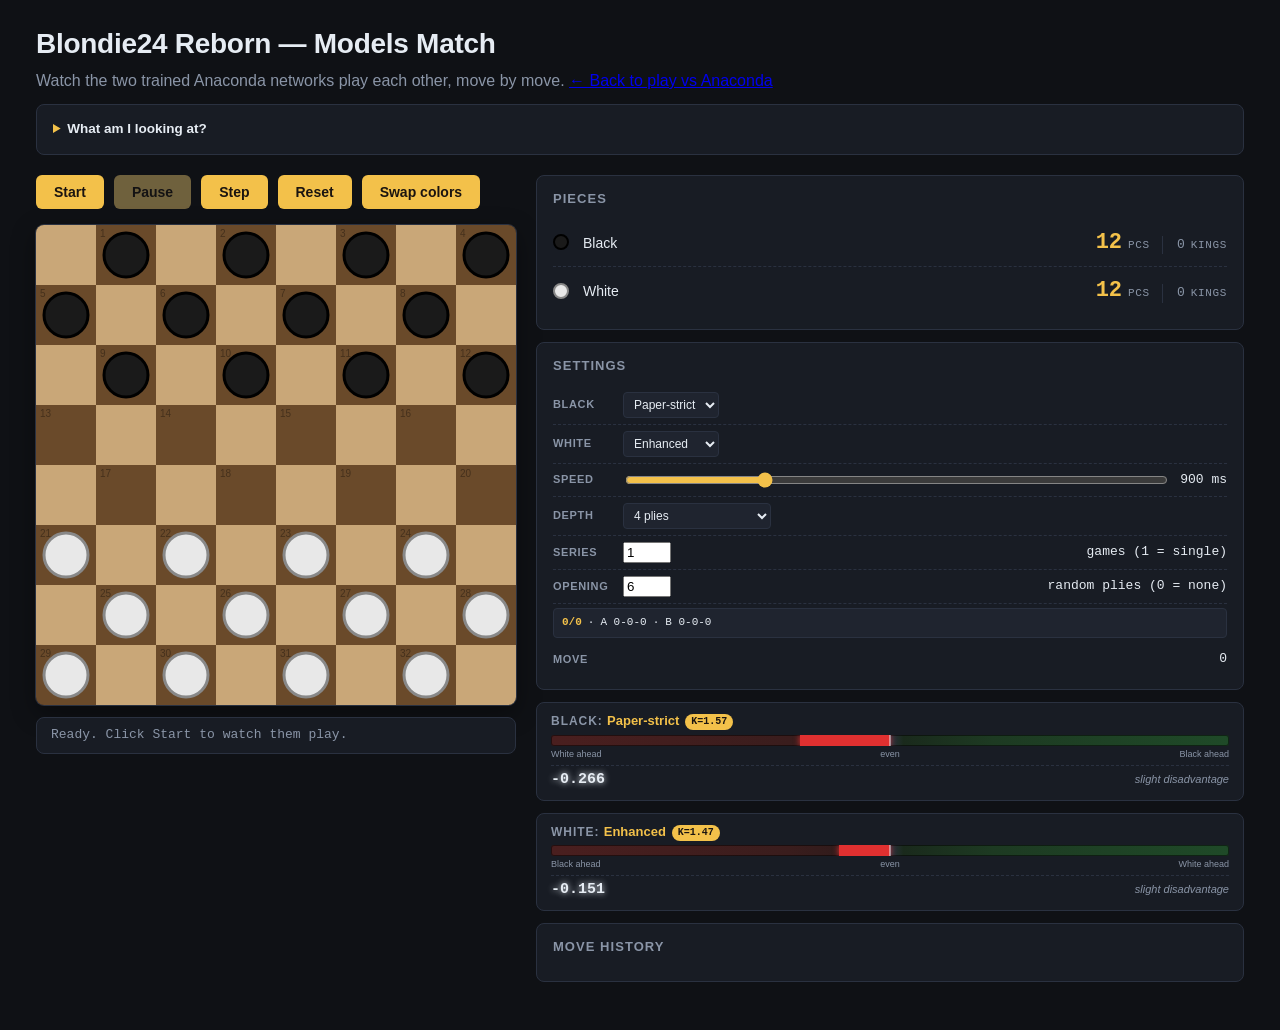
<file: web/match.html>
<!DOCTYPE html>
<html lang="en">
<head>
<meta charset="UTF-8" />
<meta name="viewport" content="width=device-width, initial-scale=1.0" />
<title>Blondie24 Reborn — Models Match</title>
<link rel="stylesheet" href="css/style.css?v=35" />
<style>
  /* Match page is a two-column layout — board on the left, controls and
     two side-by-side eval panels on the right. */
  #game {
    grid-template-columns: 480px minmax(280px, 1fr);
    grid-template-areas: "board status";
  }
  @media (max-width: 900px) {
    #game {
      grid-template-columns: 1fr;
      grid-template-areas: "board" "status";
    }
  }
</style>
</head>
<body>
<main>
  <header>
    <h1>Blondie24 Reborn — Models Match</h1>
    <p class="subtitle">
      Watch the two trained Anaconda networks play each other, move by move.
      <a href="play-strong.html">← Back to play vs Anaconda</a>
    </p>
    <details id="about">
      <summary>What am I looking at?</summary>
      <p>
        Three Anaconda networks are loaded — <b>Paper-strict</b>,
        <b>Enhanced</b>, and <b>Risky</b> — and any two can play each other
        at the chosen depth. Pick Black and White from the dropdowns in the
        Settings panel. Each side's evaluation of the current position is
        shown so you can see when they disagree about who's ahead — that's
        where the strength gap lives. <b>Risky</b> is a
        +3/0/-1-scored, quiescence-off variant that plays for decisive
        wins (and sometimes loses trying); pairing it with <b>Paper-strict</b>
        produces the most decisive games of any matchup.
      </p>
      <p>
        Default depth is 4 to keep the per-move search snappy. Crank it up
        to 6 for closer-to-real play (each move will pause longer while
        the AI thinks).
      </p>
      <p>
        <b>Why so many draws — and the "should have won" note:</b> the
        Anaconda networks have a known draw plateau. The tanh-saturated
        evaluator treats "winning in 3 moves" and "winning in 30 moves" as
        identical +1 scores, so an overwhelming material advantage can
        shuffle into threefold repetition instead of a finish. When a draw
        fires with one side clearly ahead on material (e.g. 7 pieces vs
        1 king), the banner and series log annotate it with an <i>"X
        had Ym+ZK vs W but couldn't convert"</i> note. The tournament
        score is unchanged — a draw is still a draw — the annotation is
        just honest about whose technique failed.
      </p>
      <p>
        <b>Random opening plies:</b> minimax is deterministic — same
        position, same network, always picks the same move. Without
        randomness, every game from the standard starting position would
        be the exact same game replayed over and over. The "Random
        opening" setting plays N random legal moves before handing off to
        the AIs, so each game starts from a different position. <b>Set
        it to 0 if you want the deterministic same-game-every-time
        behavior</b>; otherwise 6–8 plies gives reasonable variety
        without skewing the outcome.
      </p>
    </details>
  </header>

  <section id="game">
    <div id="board-wrap">
      <section id="controls">
        <button id="start">Start</button>
        <button id="pause" disabled>Pause</button>
        <button id="step">Step</button>
        <button id="reset">Reset</button>
        <button id="swap" type="button">Swap colors</button>
      </section>
      <canvas id="board" width="480" height="480"></canvas>
      <div id="status-banner" hidden></div>
      <div id="move-log" aria-live="polite">Loading networks…</div>
    </div>

    <aside id="side-panel">
      <div class="panel" id="pieces-panel">
        <h2>Pieces</h2>
        <div class="piece-row" id="piece-row-black">
          <span class="pip pip-black"></span>
          <span class="who">Black</span>
          <span class="count"><span id="count-black">12</span><span class="unit">pcs</span></span>
          <span class="kings"><span id="kings-black">0</span><span class="unit">kings</span></span>
        </div>
        <div class="piece-row" id="piece-row-white">
          <span class="pip pip-white"></span>
          <span class="who">White</span>
          <span class="count"><span id="count-white">12</span><span class="unit">pcs</span></span>
          <span class="kings"><span id="kings-white">0</span><span class="unit">kings</span></span>
        </div>
      </div>

      <div class="panel" id="settings-panel">
        <h2>Settings</h2>
        <div class="setting-row">
          <label for="black-opp">Black</label>
          <select id="black-opp"></select>
        </div>
        <div class="setting-row">
          <label for="white-opp">White</label>
          <select id="white-opp"></select>
        </div>
        <div class="setting-row">
          <label for="speed">Speed</label>
          <input type="range" id="speed" min="200" max="3000" step="100" value="900" />
          <span id="speed-label" class="setting-val">900 ms</span>
        </div>
        <div class="setting-row">
          <label for="depth">Depth</label>
          <select id="depth">
            <option value="3">3 plies</option>
            <option value="4" selected>4 plies</option>
            <option value="5">5 plies</option>
            <option value="6">6 plies</option>
            <option value="7">7 plies (slower)</option>
            <option value="8">8 plies (much slower)</option>
          </select>
        </div>
        <div class="setting-row">
          <label for="games">Series</label>
          <input type="number" id="games" min="1" max="50" value="1" step="1" />
          <span class="setting-val">games (1 = single)</span>
        </div>
        <div class="setting-row">
          <label for="random-opening">Opening</label>
          <input type="number" id="random-opening" min="0" max="20" value="6" step="2" />
          <span class="setting-val">random plies (0 = none)</span>
        </div>
        <div id="series-inline" class="series-inline" hidden>
          <span id="inline-progress">0/0</span>
          ·
          <span id="inline-tally-a">A 0-0-0</span>
          ·
          <span id="inline-tally-b">B 0-0-0</span>
        </div>
        <div class="setting-row">
          <span class="setting-label">Move</span>
          <span id="move-count" class="setting-val">0</span>
        </div>
      </div>

      <div class="panel" id="series-panel" hidden>
        <h2>Series breakdown</h2>
        <div class="series-row">
          <span class="series-label">Final</span>
          <span id="series-progress" class="series-val">— / —</span>
        </div>
        <div class="series-row">
          <span class="series-label" id="tally-label-a">A</span>
          <span id="series-tally-a" class="series-val">0W 0L 0D</span>
        </div>
        <div class="series-row">
          <span class="series-label" id="tally-label-b">B</span>
          <span id="series-tally-b" class="series-val">0W 0L 0D</span>
        </div>
        <ol id="series-log" class="series-log" aria-label="Per-game results"></ol>
      </div>

      <div class="panel match-eval" id="black-panel">
        <h2>Black: <span id="black-name" class="model-label">—</span><span id="black-king-chip" class="king-chip" hidden>K=—</span></h2>
        <div class="match-eval-bar-wrap">
          <div class="match-eval-bar">
            <div class="match-eval-bar-fill" id="black-eval-fill"></div>
            <div class="match-eval-bar-center"></div>
          </div>
          <div class="eval-labels">
            <span>White ahead</span>
            <span>even</span>
            <span>Black ahead</span>
          </div>
        </div>
        <div class="match-eval-summary">
          <span id="black-eval-number">—</span>
          <span id="black-eval-verdict" class="dim">waiting…</span>
        </div>
      </div>

      <div class="panel match-eval" id="white-panel">
        <h2>White: <span id="white-name" class="model-label">—</span><span id="white-king-chip" class="king-chip" hidden>K=—</span></h2>
        <div class="match-eval-bar-wrap">
          <div class="match-eval-bar">
            <div class="match-eval-bar-fill" id="white-eval-fill"></div>
            <div class="match-eval-bar-center"></div>
          </div>
          <div class="eval-labels">
            <span>Black ahead</span>
            <span>even</span>
            <span>White ahead</span>
          </div>
        </div>
        <div class="match-eval-summary">
          <span id="white-eval-number">—</span>
          <span id="white-eval-verdict" class="dim">waiting…</span>
        </div>
      </div>

      <div class="panel" id="history-panel">
        <h2>Move history</h2>
        <ol id="move-history" aria-label="Move history"></ol>
      </div>
    </aside>
  </section>
</main>

<script src="js/checkers.js?v=35"></script>
<script src="js/render.js?v=35"></script>
<script src="js/anaconda-network.js?v=35"></script>
<script src="js/minimax.js?v=35"></script>
<script src="js/search-client.js?v=35"></script>
<script src="js/match.js?v=35"></script>
</body>
</html>
</file>
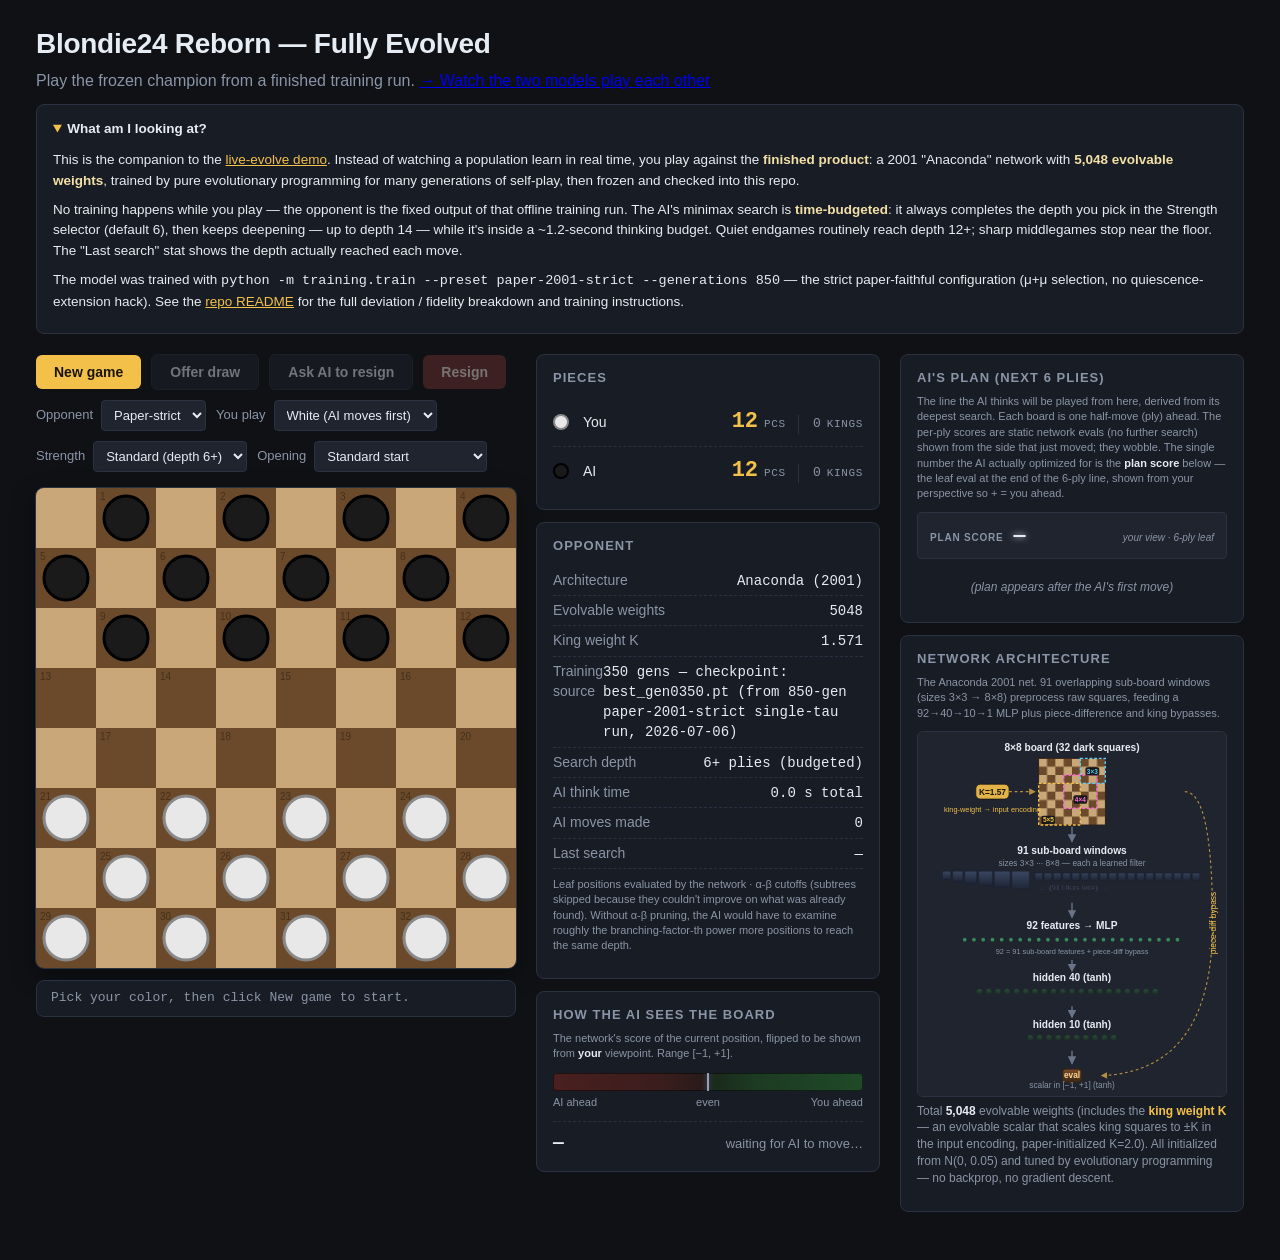
<file: web/play-strong.html>
<!DOCTYPE html>
<html lang="en">
<head>
<meta charset="UTF-8" />
<meta name="viewport" content="width=device-width, initial-scale=1.0" />
<title>Blondie24 Reborn — Fully Evolved Anaconda</title>
<link rel="stylesheet" href="css/style.css" />
<style>
  /* Three-column layout: board on the left, status/eval in the middle,
     "extras" (network diagram + AI's plan) on the right. Collapses to
     2-col then 1-col at narrower viewports — see media queries below. */
  #game {
    grid-template-columns: 480px minmax(240px, 1fr) minmax(280px, 1fr);
    grid-template-areas: "board status extras";
  }
  #extras {
    grid-area: extras;
    display: flex;
    flex-direction: column;
    gap: 12px;
  }
  @media (max-width: 1180px) {
    #game {
      grid-template-columns: 480px 1fr;
      grid-template-areas:
        "board  status"
        "extras extras";
    }
  }
  @media (max-width: 900px) {
    #game {
      grid-template-columns: 1fr;
      grid-template-areas: "board" "status" "extras";
    }
  }
</style>
</head>
<body>
<main>
  <header>
    <h1>Blondie24 Reborn — Fully Evolved</h1>
    <p class="subtitle">
      Play the frozen champion from a finished training run.
      <a href="match.html">→ Watch the two models play each other</a>
    </p>
    <details id="about" open>
      <summary>What am I looking at?</summary>
      <p>
        This is the companion to the <a href="./">live-evolve demo</a>.
        Instead of watching a population learn in real time, you play against
        the <b>finished product</b>: a 2001 "Anaconda" network with <b>5,048
        evolvable weights</b>, trained by pure evolutionary programming for
        many generations of self-play, then frozen and checked into this repo.
      </p>
      <p>
        No training happens while you play — the opponent is the fixed output
        of that offline training run. The AI's minimax search is
        <b>time-budgeted</b>: it always completes the depth you pick in the
        Strength selector (default 6), then keeps deepening — up to depth 14 —
        while it's inside a ~1.2-second thinking budget. Quiet endgames
        routinely reach depth 12+; sharp middlegames stop near the floor.
        The "Last search" stat shows the depth actually reached each move.
      </p>
      <p>
        The model was trained with
        <code>python -m training.train --preset paper-2001-strict --generations 850</code>
        — the strict paper-faithful configuration (μ+μ selection, no
        quiescence-extension hack). See the
        <a href="https://github.com/brendanbabb/blondie24-reborn" target="_blank" rel="noreferrer">repo README</a>
        for the full deviation / fidelity breakdown and training instructions.
      </p>
    </details>
  </header>

  <section id="game">
    <div id="board-wrap">
      <section id="controls">
        <button id="new-game">New game</button>
        <button id="offer-draw" type="button">Offer draw</button>
        <button id="ask-resign" type="button">Ask AI to resign</button>
        <button id="resign" type="button" class="danger">Resign</button>
        <label>
          Opponent
          <select id="opponent-select"></select>
        </label>
        <label>
          You play
          <select id="human-color">
            <option value="white">White (AI moves first)</option>
            <option value="black">Black (you move first)</option>
          </select>
        </label>
        <label>
          Strength
          <select id="strength-select">
            <option value="4">Quick (depth 4+)</option>
            <option value="6" selected>Standard (depth 6+)</option>
            <option value="8">Deep (depth 8+)</option>
          </select>
        </label>
        <label>
          Opening
          <select id="opening-select">
            <option value="0" selected>Standard start</option>
            <option value="2">Varied (2 random plies)</option>
            <option value="4">Varied (4 random plies)</option>
          </select>
        </label>
      </section>
      <canvas id="board" width="480" height="480"></canvas>
      <div id="status-banner" hidden></div>
      <div id="move-log" aria-live="polite"></div>
      <ol id="move-history" aria-label="Move history"></ol>
    </div>

    <aside id="side-panel">
      <div class="panel" id="pieces-panel">
        <h2>Pieces</h2>
        <div class="piece-row" id="piece-row-you">
          <span class="pip pip-you"></span>
          <span class="who">You</span>
          <span class="count"><span id="count-you">12</span><span class="unit">pcs</span></span>
          <span class="kings"><span id="kings-you">0</span><span class="unit">kings</span></span>
        </div>
        <div class="piece-row" id="piece-row-ai">
          <span class="pip pip-ai"></span>
          <span class="who">AI</span>
          <span class="count"><span id="count-ai">12</span><span class="unit">pcs</span></span>
          <span class="kings"><span id="kings-ai">0</span><span class="unit">kings</span></span>
        </div>
      </div>

      <div class="panel" id="info-panel">
        <h2>Opponent</h2>
        <div class="stat"><span class="label">Architecture</span><span id="arch-label">Anaconda (2001)</span></div>
        <div class="stat"><span class="label">Evolvable weights</span><span id="weights-label">—</span></div>
        <div class="stat" title="Evolvable king weight K — the scalar that scales king squares (±K instead of ±1) in this network's input encoding. Paper-initialized K=2.0.">
          <span class="label">King weight K</span>
          <span id="king-label">—</span>
        </div>
        <div class="stat"><span class="label">Training source</span><span id="training-label">—</span></div>
        <div class="stat"><span class="label">Search depth</span><span id="depth-label">6+ plies (budgeted)</span></div>
        <div class="stat"><span class="label">AI think time</span><span id="think-time">—</span></div>
        <div class="stat"><span class="label">AI moves made</span><span id="ai-move-count">0</span></div>
        <div class="stat"><span class="label">Last search</span><span id="search-effort">—</span></div>
        <p class="legend" id="search-effort-explain">
          Leaf positions evaluated by the network · α-β cutoffs (subtrees
          skipped because they couldn't improve on what was already found).
          Without α-β pruning, the AI would have to examine roughly the
          branching-factor-th power more positions to reach the same depth.
        </p>
      </div>

      <div class="panel" id="eval-panel">
        <h2>How the AI sees the board</h2>
        <p class="legend">
          The network's score of the current position, flipped to be shown
          from <b>your</b> viewpoint. Range [−1, +1].
        </p>
        <div id="eval-bar-wrap">
          <div id="eval-bar">
            <div id="eval-bar-fill"></div>
            <div id="eval-bar-center"></div>
          </div>
          <div class="eval-labels">
            <span>AI ahead</span>
            <span>even</span>
            <span>You ahead</span>
          </div>
        </div>
        <div class="eval-summary">
          <span id="eval-number">—</span>
          <span id="eval-verdict" class="dim">waiting for AI to move…</span>
        </div>
      </div>
    </aside>

    <aside id="extras">
      <div class="panel" id="plan-panel">
        <h2>AI's plan (next 6 plies)</h2>
        <p class="legend">
          The line the AI thinks will be played from here, derived from its
          deepest search. Each board is one half-move (ply) ahead. The
          per-ply scores are static network evals (no further search) shown
          from the side that just moved; they wobble. The single number
          the AI actually optimized for is the <b>plan score</b> below —
          the leaf eval at the end of the 6-ply line, shown from your
          perspective so + = you ahead.
        </p>
        <div id="plan-score" hidden>
          <span class="label">Plan score</span>
          <span id="plan-score-value">—</span>
          <span class="plan-score-note">your view · 6-ply leaf</span>
        </div>
        <div id="plan-row" class="plan-row" aria-live="polite"></div>
      </div>

      <div class="panel" id="arch-panel">
        <h2>Network architecture</h2>
        <p class="legend">
          The Anaconda 2001 net. 91 overlapping sub-board windows (sizes
          3×3 → 8×8) preprocess raw squares, feeding a 92→40→10→1 MLP
          plus piece-difference and king bypasses.
        </p>
        <svg id="arch-diagram" viewBox="0 0 320 380" xmlns="http://www.w3.org/2000/svg" role="img" aria-label="Anaconda 2001 architecture diagram">
          <defs>
            <linearGradient id="g-board" x1="0" x2="0" y1="0" y2="1">
              <stop offset="0" stop-color="#c9a778"/>
              <stop offset="1" stop-color="#6a4a2a"/>
            </linearGradient>
            <linearGradient id="g-window" x1="0" x2="0" y1="0" y2="1">
              <stop offset="0" stop-color="#3a4760"/>
              <stop offset="1" stop-color="#1f2638"/>
            </linearGradient>
            <linearGradient id="g-hidden" x1="0" x2="0" y1="0" y2="1">
              <stop offset="0" stop-color="#2d4d3a"/>
              <stop offset="1" stop-color="#1c3025"/>
            </linearGradient>
            <linearGradient id="g-out" x1="0" x2="0" y1="0" y2="1">
              <stop offset="0" stop-color="#7a4d2a"/>
              <stop offset="1" stop-color="#3a2615"/>
            </linearGradient>
            <!-- A 2x2 cell tile (18x18) that, repeated, paints the
                 alternating checker pattern: light + dark squares like
                 the real board. -->
            <pattern id="g-checker" width="18" height="18" patternUnits="userSpaceOnUse">
              <rect width="18" height="18" fill="#c9a778"/>
              <rect x="9" y="0" width="9" height="9" fill="#6a4a2a"/>
              <rect x="0" y="9" width="9" height="9" fill="#6a4a2a"/>
            </pattern>
            <marker id="arrow" viewBox="0 0 8 8" refX="7" refY="4" markerWidth="6" markerHeight="6" orient="auto">
              <path d="M0 0 L8 4 L0 8 z" fill="#6a7488"/>
            </marker>
            <marker id="arrow-bypass" viewBox="0 0 8 8" refX="7" refY="4" markerWidth="6" markerHeight="6" orient="auto">
              <path d="M0 0 L8 4 L0 8 z" fill="#f3c14a"/>
            </marker>
          </defs>

          <g font-family="-apple-system, Segoe UI, sans-serif" font-size="10" fill="#cfd6e1">
            <!-- 1. Input: 8x8 board -->
            <text x="160" y="14" text-anchor="middle" fill="#e6ecf3" font-size="11" font-weight="600">8×8 board (32 dark squares)</text>
            <g transform="translate(124,22)">
              <!-- Real checker pattern: light + dark squares alternate.
                   Every dark square is a "playable" square in checkers. -->
              <rect width="72" height="72" fill="url(#g-checker)"/>
              <rect width="72" height="72" fill="none" stroke="#2a1a10" stroke-width="0.8"/>

              <!-- Three example sub-board windows showing what a "filter"
                   covers: a small 3x3 (cyan) top-right, a 4x4 (magenta)
                   in the middle (intentionally overlapping the others to
                   show that windows are NOT tiled — they freely cover any
                   contiguous region), and a 5x5 (yellow) lower-left. The
                   real network has 91 of these in sizes 3x3 through 8x8. -->
              <g fill="none" stroke-dasharray="3,2">
                <rect x="45" y="0"  width="27" height="27" stroke="#5acdff" stroke-width="1.5"/>
                <rect x="27" y="18" width="36" height="36" stroke="#ff6ad8" stroke-width="1.5"/>
                <rect x="0"  y="27" width="45" height="45" stroke="#f3c14a" stroke-width="1.5"/>
              </g>
              <!-- Pill-backed labels so the size text reads against the
                   busy underlying checker pattern. -->
              <g>
                <rect x="50.5" y="9.5" width="15" height="9" fill="#0f1115" rx="2" opacity="0.92"/>
                <text x="58" y="16.5" fill="#5acdff" font-size="7" font-weight="700" text-anchor="middle">3×3</text>
              </g>
              <g>
                <rect x="37.5" y="40" width="15" height="9" fill="#0f1115" rx="2" opacity="0.92"/>
                <text x="45" y="47" fill="#ff6ad8" font-size="7" font-weight="700" text-anchor="middle">4×4</text>
              </g>
              <g>
                <rect x="3"  y="62"  width="15" height="9" fill="#0f1115" rx="2" opacity="0.92"/>
                <text x="10.5" y="69" fill="#f3c14a" font-size="7" font-weight="700" text-anchor="middle">5×5</text>
              </g>
            </g>

            <!-- 2. Sub-board windows (91 of them, sizes 3..8) -->
            <line x1="160" y1="96" x2="160" y2="112" stroke="#6a7488" stroke-width="1.5" marker-end="url(#arrow)"/>
            <text x="160" y="125" text-anchor="middle" fill="#e6ecf3" font-size="11" font-weight="600">91 sub-board windows</text>
            <text x="160" y="138" text-anchor="middle" fill="#8a95a7" font-size="9">sizes 3×3 ··· 8×8 — each a learned filter</text>
            <g transform="translate(20,144)">
              <!-- A bank of small rectangles representing the 91 filters -->
              <g fill="url(#g-window)" stroke="#1a2030" stroke-width="0.5">
                <!-- row 1: small windows -->
                <rect x="0"   y="0" width="9" height="9" rx="1"/>
                <rect x="11"  y="0" width="11" height="11" rx="1"/>
                <rect x="24"  y="0" width="13" height="13" rx="1"/>
                <rect x="39"  y="0" width="15" height="15" rx="1"/>
                <rect x="56"  y="0" width="17" height="17" rx="1"/>
                <rect x="75"  y="0" width="19" height="19" rx="1"/>
                <!-- ellipsis suggested by repetition at smaller scale -->
                <g opacity="0.85">
                  <rect x="100" y="2"  width="8" height="8" rx="1"/>
                  <rect x="110" y="2"  width="8" height="8" rx="1"/>
                  <rect x="120" y="2"  width="8" height="8" rx="1"/>
                  <rect x="130" y="2"  width="8" height="8" rx="1"/>
                  <rect x="140" y="2"  width="8" height="8" rx="1"/>
                  <rect x="150" y="2"  width="8" height="8" rx="1"/>
                  <rect x="160" y="2"  width="8" height="8" rx="1"/>
                  <rect x="170" y="2"  width="8" height="8" rx="1"/>
                  <rect x="180" y="2"  width="8" height="8" rx="1"/>
                  <rect x="190" y="2"  width="8" height="8" rx="1"/>
                  <rect x="200" y="2"  width="8" height="8" rx="1"/>
                  <rect x="210" y="2"  width="8" height="8" rx="1"/>
                  <rect x="220" y="2"  width="8" height="8" rx="1"/>
                  <rect x="230" y="2"  width="8" height="8" rx="1"/>
                  <rect x="240" y="2"  width="8" height="8" rx="1"/>
                  <rect x="250" y="2"  width="8" height="8" rx="1"/>
                  <rect x="260" y="2"  width="8" height="8" rx="1"/>
                  <rect x="270" y="2"  width="8" height="8" rx="1"/>
                </g>
                <text x="105" y="20" fill="#8a95a7" font-size="8">… (91 filters total) …</text>
              </g>
            </g>

            <!-- 3. Hidden 92 (91 features + piece-diff bypass) -->
            <line x1="160" y1="178" x2="160" y2="194" stroke="#6a7488" stroke-width="1.5" marker-end="url(#arrow)"/>
            <text x="160" y="207" text-anchor="middle" fill="#e6ecf3" font-size="11" font-weight="600">92 features → MLP</text>
            <g transform="translate(40,212)">
              <!-- 92 nodes: stacked dots -->
              <g fill="#3a8a5a">
                <circle cx="4"   cy="6" r="2"/>
                <circle cx="14"  cy="6" r="2"/>
                <circle cx="24"  cy="6" r="2"/>
                <circle cx="34"  cy="6" r="2"/>
                <circle cx="44"  cy="6" r="2"/>
                <circle cx="54"  cy="6" r="2"/>
                <circle cx="64"  cy="6" r="2"/>
                <circle cx="74"  cy="6" r="2"/>
                <circle cx="84"  cy="6" r="2"/>
                <circle cx="94"  cy="6" r="2"/>
                <circle cx="104" cy="6" r="2"/>
                <circle cx="114" cy="6" r="2"/>
                <circle cx="124" cy="6" r="2"/>
                <circle cx="134" cy="6" r="2"/>
                <circle cx="144" cy="6" r="2"/>
                <circle cx="154" cy="6" r="2"/>
                <circle cx="164" cy="6" r="2"/>
                <circle cx="174" cy="6" r="2"/>
                <circle cx="184" cy="6" r="2"/>
                <circle cx="194" cy="6" r="2"/>
                <circle cx="204" cy="6" r="2"/>
                <circle cx="214" cy="6" r="2"/>
                <circle cx="224" cy="6" r="2"/>
                <circle cx="234" cy="6" r="2"/>
              </g>
              <text x="120" y="22" text-anchor="middle" fill="#8a95a7" font-size="8">92 = 91 sub-board features + piece-diff bypass</text>
            </g>

            <!-- 4. Hidden 40 -->
            <line x1="160" y1="240" x2="160" y2="252" stroke="#6a7488" stroke-width="1.5" marker-end="url(#arrow)"/>
            <text x="160" y="263" text-anchor="middle" fill="#e6ecf3" font-size="11" font-weight="600">hidden 40 (tanh)</text>
            <g transform="translate(60,268)" fill="url(#g-hidden)" stroke="#1c3025" stroke-width="0.5">
              <circle cx="0"   cy="6" r="3"/>
              <circle cx="10"  cy="6" r="3"/>
              <circle cx="20"  cy="6" r="3"/>
              <circle cx="30"  cy="6" r="3"/>
              <circle cx="40"  cy="6" r="3"/>
              <circle cx="50"  cy="6" r="3"/>
              <circle cx="60"  cy="6" r="3"/>
              <circle cx="70"  cy="6" r="3"/>
              <circle cx="80"  cy="6" r="3"/>
              <circle cx="90"  cy="6" r="3"/>
              <circle cx="100" cy="6" r="3"/>
              <circle cx="110" cy="6" r="3"/>
              <circle cx="120" cy="6" r="3"/>
              <circle cx="130" cy="6" r="3"/>
              <circle cx="140" cy="6" r="3"/>
              <circle cx="150" cy="6" r="3"/>
              <circle cx="160" cy="6" r="3"/>
              <circle cx="170" cy="6" r="3"/>
              <circle cx="180" cy="6" r="3"/>
              <circle cx="190" cy="6" r="3"/>
            </g>

            <!-- 5. Hidden 10 -->
            <line x1="160" y1="290" x2="160" y2="302" stroke="#6a7488" stroke-width="1.5" marker-end="url(#arrow)"/>
            <text x="160" y="313" text-anchor="middle" fill="#e6ecf3" font-size="11" font-weight="600">hidden 10 (tanh)</text>
            <g transform="translate(115,318)" fill="url(#g-hidden)" stroke="#1c3025" stroke-width="0.5">
              <circle cx="0"  cy="6" r="3"/>
              <circle cx="10" cy="6" r="3"/>
              <circle cx="20" cy="6" r="3"/>
              <circle cx="30" cy="6" r="3"/>
              <circle cx="40" cy="6" r="3"/>
              <circle cx="50" cy="6" r="3"/>
              <circle cx="60" cy="6" r="3"/>
              <circle cx="70" cy="6" r="3"/>
              <circle cx="80" cy="6" r="3"/>
              <circle cx="90" cy="6" r="3"/>
            </g>

            <!-- 6. Output -->
            <line x1="160" y1="338" x2="160" y2="352" stroke="#6a7488" stroke-width="1.5" marker-end="url(#arrow)"/>
            <g transform="translate(150,358)">
              <rect width="20" height="14" rx="3" fill="url(#g-out)" stroke="#3a2615"/>
              <text x="10" y="10" text-anchor="middle" fill="#ffd796" font-size="9" font-weight="600">eval</text>
            </g>
            <text x="160" y="378" text-anchor="middle" fill="#8a95a7" font-size="9">scalar in [−1, +1] (tanh)</text>

            <!-- Piece-diff bypass (yellow arrow around the RIGHT of the MLP):
                 skips the hidden layers and adds a direct linear term
                 (piece_diff_weight × sum-of-inputs) to the final pre-tanh. -->
            <path d="M 282 58 Q 312 58 312 200 Q 312 360 192 365"
                  fill="none" stroke="#f3c14a" stroke-width="1.2"
                  stroke-dasharray="3,3" opacity="0.7"
                  marker-end="url(#arrow-bypass)"/>
            <text x="316" y="200" fill="#f3c14a" font-size="9" transform="rotate(-90 316,200)" text-anchor="middle">piece-diff bypass</text>

            <!-- King weight (left side). NOT a bypass — it scales king squares
                 (±K instead of ±1) inside the board-to-input encoding BEFORE
                 the sub-board filters see anything. Drawn as a chip with a
                 short arrow INTO the board, distinct from the piece-diff
                 bypass that exits TO the output. -->
            <g transform="translate(74,58)">
              <rect x="-18" y="-8" width="36" height="16" rx="5"
                    fill="#f3c14a" opacity="0.92" stroke="#1a1410" stroke-width="0.8"/>
              <text id="arch-king-label" x="0" y="3.5" fill="#1a1410" font-size="9" font-weight="700" text-anchor="middle">K=2.00</text>
            </g>
            <path d="M 92 58 L 120 58" fill="none" stroke="#f3c14a"
                  stroke-width="1.2" stroke-dasharray="3,3" opacity="0.7"
                  marker-end="url(#arrow-bypass)"/>
            <text x="74" y="80" text-anchor="middle" fill="#f3c14a" font-size="8">king-weight → input encoding</text>
          </g>
        </svg>
        <p class="legend dim" style="margin-top: 6px">
          Total <b>5,048</b> evolvable weights (includes the
          <b style="color:#f3c14a">king weight K</b> — an evolvable scalar that
          scales king squares to ±K in the input encoding, paper-initialized
          K=2.0). All initialized from N(0, 0.05) and tuned by evolutionary
          programming — no backprop, no gradient descent.
        </p>
      </div>
    </aside>
  </section>

</main>

<script src="js/checkers.js?v=35"></script>
<script src="js/render.js?v=35"></script>
<script src="js/anaconda-network.js?v=35"></script>
<script src="js/minimax.js?v=35"></script>
<script src="js/search-client.js?v=35"></script>
<script src="js/play-strong.js?v=35"></script>
</body>
</html>
</file>
<file: docs/css/style.css>
:root {
  --bg: #0f1115;
  --panel: #181c24;
  --panel-2: #1f242f;
  --border: #2a3140;
  --fg: #e6ecf3;
  --dim: #8a95a7;
  --accent: #f3c14a;
  --black-piece: #e8b04a;
  --white-piece: #d7e7ff;
  --black-king: #ffd86b;
  --white-king: #ffffff;
  --light-sq: #c9a778;
  --dark-sq: #6a4a2a;
  --hl-from: rgba(243, 193, 74, 0.5);
  --hl-to: rgba(243, 193, 74, 0.85);
  --hl-legal: rgba(80, 200, 120, 0.55);
  --hl-capture: rgba(230, 90, 90, 0.55);
}

* { box-sizing: border-box; }

body {
  margin: 0;
  font-family: -apple-system, BlinkMacSystemFont, "Segoe UI", Roboto, sans-serif;
  background: var(--bg);
  color: var(--fg);
  line-height: 1.45;
}

main {
  max-width: 1240px;
  margin: 0 auto;
  padding: 24px 16px 48px;
}

header h1 {
  margin: 0 0 4px;
  font-size: 28px;
  letter-spacing: -0.01em;
}
.subtitle {
  margin: 0 0 12px;
  color: var(--dim);
}
#about {
  background: var(--panel);
  border: 1px solid var(--border);
  border-radius: 8px;
  padding: 12px 16px;
  margin: 0 0 20px;
  color: var(--fg);
  font-size: 13.5px;
  line-height: 1.55;
}
#about summary {
  cursor: pointer;
  color: var(--fg);
  font-weight: 600;
  padding: 2px 0;
}
#about summary::marker { color: var(--accent); }
#about p { margin: 8px 0; }
#about ol { margin: 6px 0 8px 22px; padding: 0; }
#about ol li { margin-bottom: 4px; }
#about a { color: var(--accent); }
#about b { color: #f3e0a8; }

#game {
  display: grid;
  grid-template-columns: 480px minmax(220px, 1fr) minmax(240px, 1fr);
  grid-template-areas: "board status extras";
  gap: 20px;
  align-items: start;
}
#board-wrap { grid-area: board; }
#side-panel { grid-area: status; }
#extras {
  grid-area: extras;
  display: flex;
  flex-direction: column;
  gap: 12px;
}

@media (max-width: 1100px) {
  #game {
    grid-template-columns: 480px 1fr;
    grid-template-areas:
      "board  status"
      "extras extras";
  }
  #extras { flex-direction: row; }
  #extras .panel { flex: 1; }
}

@media (max-width: 900px) {
  #game {
    grid-template-columns: 1fr;
    grid-template-areas:
      "board"
      "status"
      "extras";
    gap: 14px;
  }
  #extras { flex-direction: column; }
  #board-wrap { max-width: 100%; }
  canvas#board { width: 100%; height: auto; }
  .panel { padding: 12px 14px; }
  header h1 { font-size: 22px; }
  .subtitle { font-size: 14px; }
  #mini-panel canvas { width: 100%; max-width: 240px; height: auto; }
}

@media (max-width: 520px) {
  main { padding: 16px 10px 32px; }
  #controls button { padding: 8px 14px; font-size: 13px; }
  .panel h2 { font-size: 12px; }
}

#board-wrap {
  display: flex;
  flex-direction: column;
  gap: 12px;
}

canvas#board {
  display: block;
  border-radius: 8px;
  box-shadow: 0 0 0 1px var(--border), 0 8px 24px rgba(0,0,0,0.4);
  cursor: pointer;
  background: var(--panel);
  max-width: 100%;
  height: auto;
  aspect-ratio: 1 / 1;
}

#status-banner {
  padding: 8px 14px;
  background: rgba(230, 90, 90, 0.15);
  border: 1px solid rgba(230, 90, 90, 0.6);
  color: #ff9a8a;
  border-radius: 8px;
  font-size: 13px;
  font-weight: 500;
  letter-spacing: 0.02em;
}
#status-banner.info {
  background: rgba(80, 200, 120, 0.12);
  border-color: rgba(80, 200, 120, 0.5);
  color: #8ef0b1;
}

#move-log {
  min-height: 32px;
  padding: 8px 14px;
  background: var(--panel);
  border: 1px solid var(--border);
  border-radius: 8px;
  font-family: "SFMono-Regular", Consolas, monospace;
  font-size: 13px;
  color: var(--dim);
}

#move-history {
  list-style: none;
  counter-reset: turn;
  padding: 0;
  margin: 0;
  max-height: 140px;
  overflow-y: auto;
  background: var(--panel);
  border: 1px solid var(--border);
  border-radius: 8px;
  font-family: "SFMono-Regular", Consolas, monospace;
  font-size: 12px;
  color: var(--fg);
}
#move-history li {
  display: grid;
  grid-template-columns: 28px 1fr;
  gap: 6px;
  padding: 4px 12px;
  border-bottom: 1px dashed var(--border);
}
#move-history li:last-child { border-bottom: none; }
#move-history li::before {
  counter-increment: turn;
  content: counter(turn) ".";
  color: var(--dim);
  text-align: right;
}
#move-history li.actor-you { color: #cfe5ff; }
#move-history li.actor-ai  { color: #ffd796; }
#move-history li .meta { color: var(--dim); font-size: 11px; }
#move-history:empty { display: none; }

#side-panel {
  display: flex;
  flex-direction: column;
  gap: 12px;
}

.panel {
  background: var(--panel);
  border: 1px solid var(--border);
  border-radius: 8px;
  padding: 14px 16px;
}

.panel h2 {
  margin: 0 0 10px;
  font-size: 13px;
  text-transform: uppercase;
  letter-spacing: 0.08em;
  color: var(--dim);
  font-weight: 600;
}

.stat {
  display: flex;
  justify-content: space-between;
  align-items: baseline;
  padding: 4px 0;
  border-bottom: 1px dashed var(--border);
  font-size: 14px;
}
.stat:last-child { border-bottom: none; }
.stat.substat {
  padding-left: 14px;
  font-size: 12px;
  border-bottom: none;
}
.stat .label { color: var(--dim); }
.stat span:last-child {
  font-family: "SFMono-Regular", Consolas, monospace;
  color: var(--fg);
  font-weight: 500;
}

#leaderboard {
  list-style: none;
  padding: 0;
  margin: 0;
  font-size: 13px;
}

.legend {
  margin: -4px 0 10px;
  color: var(--dim);
  font-size: 11px;
  line-height: 1.4;
}
.legend b { color: var(--fg); }

#leaderboard li {
  display: grid;
  grid-template-columns: 34px 1fr 46px 70px;
  gap: 8px;
  align-items: center;
  padding: 4px 0;
  font-family: "SFMono-Regular", Consolas, monospace;
}
#leaderboard li.group .rank {
  background: var(--panel-2);
  border: 1px solid var(--border);
  border-radius: 4px;
  padding: 2px 4px;
  text-align: center;
  color: var(--accent);
  font-size: 11px;
  font-weight: 600;
}
#leaderboard li.placeholder {
  display: block;
  color: var(--dim);
  font-family: inherit;
  font-size: 12px;
  font-style: italic;
}
#leaderboard li .wld {
  font-size: 11px;
  color: var(--dim);
  text-align: right;
  font-variant-numeric: tabular-nums;
}
#leaderboard li .bar {
  height: 6px;
  background: var(--border);
  border-radius: 3px;
  overflow: hidden;
  position: relative;
}
#leaderboard li .bar > div {
  position: absolute;
  inset: 0;
  background: var(--accent);
  transform-origin: left center;
  transition: transform 0.3s ease;
}
#leaderboard li .bar > div.neg {
  background: #c85a5a;
}
#leaderboard li .rank {
  color: var(--dim);
  font-size: 12px;
}
#leaderboard li .score {
  text-align: right;
  color: var(--dim);
  min-width: 40px;
}

#controls {
  display: flex;
  gap: 10px;
  align-items: center;
  margin: 0 0 4px;
  flex-wrap: wrap;
}
#controls button {
  background: var(--accent);
  color: #1a1410;
  border: none;
  padding: 9px 18px;
  border-radius: 6px;
  font-size: 14px;
  font-weight: 600;
  cursor: pointer;
}
#controls button:hover:not(:disabled) { filter: brightness(1.1); }
#controls button:disabled {
  opacity: 0.45;
  cursor: not-allowed;
  filter: grayscale(0.3);
}
#controls button#offer-draw,
#controls button#ask-resign {
  background: var(--panel-2);
  color: var(--fg);
  border: 1px solid var(--border);
}
#controls button.danger {
  background: #8a2d2d;
  color: #ffe6e6;
}
#controls label {
  color: var(--dim);
  font-size: 13px;
  display: flex;
  align-items: center;
  gap: 8px;
}
#controls select {
  background: var(--panel-2);
  color: var(--fg);
  border: 1px solid var(--border);
  border-radius: 4px;
  padding: 6px 8px;
  font-size: 13px;
}

.dim { color: var(--dim); font-size: 12px; }

#pieces-panel .piece-row {
  display: grid;
  grid-template-columns: 18px auto 1fr auto;
  gap: 12px;
  align-items: baseline;
  padding: 8px 0;
  border-bottom: 1px dashed var(--border);
}
#pieces-panel .piece-row:last-child { border-bottom: none; }

#pieces-panel .pip {
  width: 16px;
  height: 16px;
  border-radius: 50%;
  border: 2px solid;
  display: inline-block;
  align-self: center;
}
#pieces-panel .pip-you { background: #e8e8e8; border-color: #888; }
#pieces-panel .pip-ai  { background: #1a1a1a; border-color: #000; }
body.human-black #pieces-panel .pip-you { background: #1a1a1a; border-color: #000; }
body.human-black #pieces-panel .pip-ai  { background: #e8e8e8; border-color: #888; }

#pieces-panel .who {
  color: var(--fg);
  font-weight: 500;
  font-size: 14px;
}

#pieces-panel .count,
#pieces-panel .kings {
  font-family: "SFMono-Regular", Consolas, monospace;
  display: inline-flex;
  align-items: baseline;
  gap: 6px;
}

#pieces-panel .count {
  justify-self: end;
  font-size: 22px;
  font-weight: 600;
  color: var(--accent);
}

#pieces-panel .kings {
  font-size: 13px;
  color: var(--dim);
  padding-left: 14px;
  border-left: 1px solid var(--border);
}

#pieces-panel .unit {
  font-size: 11px;
  color: var(--dim);
  font-weight: 400;
  text-transform: uppercase;
  letter-spacing: 0.06em;
}

#pieces-panel .piece-row.low .count { color: #ff8a50; }

/* Layered architecture view */
#layers-panel canvas {
  display: block;
  margin: 8px auto 0;
  background: var(--panel-2);
  border-radius: 4px;
  box-shadow: 0 0 0 1px var(--border);
  max-width: 100%;
  height: auto;
}


/* Eval bar */
#eval-panel .legend { margin-top: -4px; }

#eval-bar-wrap { margin: 12px 0 6px; }

#eval-bar {
  height: 14px;
  background: linear-gradient(
    to right,
    rgba(230, 90, 90, 0.25) 0%,
    rgba(230, 90, 90, 0.10) 45%,
    var(--border) 50%,
    rgba(80, 200, 120, 0.10) 55%,
    rgba(80, 200, 120, 0.25) 100%
  );
  border-radius: 4px;
  position: relative;
  overflow: hidden;
}

#eval-bar-fill {
  position: absolute;
  top: 0;
  bottom: 0;
  width: 0;           /* width and left set from JS */
  left: 50%;
  transition: width 0.25s ease, left 0.25s ease, background 0.25s ease;
}

#eval-bar-center {
  position: absolute;
  top: 0;
  bottom: 0;
  left: 50%;
  width: 2px;
  margin-left: -1px;
  background: var(--fg);
  opacity: 0.6;
}

#eval-panel .eval-labels {
  display: grid;
  grid-template-columns: 1fr 1fr 1fr;
  font-size: 11px;
  color: var(--dim);
  margin-top: 4px;
}
#eval-panel .eval-labels :nth-child(1) { text-align: left; }
#eval-panel .eval-labels :nth-child(2) { text-align: center; }
#eval-panel .eval-labels :nth-child(3) { text-align: right; }

#eval-panel .eval-summary {
  display: flex;
  justify-content: space-between;
  align-items: baseline;
  margin-top: 10px;
  padding-top: 8px;
  border-top: 1px dashed var(--border);
}
#eval-panel #eval-number {
  font-family: "SFMono-Regular", Consolas, monospace;
  font-size: 18px;
  font-weight: 600;
  color: var(--fg);
}
#eval-panel #eval-verdict {
  font-size: 13px;
}

/* Mini self-play board (alternates A/B) */
#mini-panel .mini-cell {
  display: flex;
  flex-direction: column;
  align-items: center;
  gap: 6px;
  margin-top: 8px;
}
#mini-panel .mini-label {
  font-size: 12px;
  color: var(--accent);
  font-weight: 600;
  letter-spacing: 0.12em;
  text-transform: uppercase;
}
#mini-panel canvas {
  display: block;
  border-radius: 4px;
  background: var(--panel-2);
  box-shadow: 0 0 0 1px var(--border);
}
#mini-panel .mini-caption {
  text-align: center;
  margin: 0;
  font-size: 12px;
  max-width: 220px;
  line-height: 1.3;
}
</file>
<file: web/css/style.css>
:root {
  --bg: #0f1115;
  --panel: #181c24;
  --panel-2: #1f242f;
  --border: #2a3140;
  --fg: #e6ecf3;
  --dim: #8a95a7;
  --accent: #f3c14a;
  --black-piece: #e8b04a;
  --white-piece: #d7e7ff;
  --black-king: #ffd86b;
  --white-king: #ffffff;
  --light-sq: #c9a778;
  --dark-sq: #6a4a2a;
  --hl-from: rgba(243, 193, 74, 0.5);
  --hl-to: rgba(243, 193, 74, 0.85);
  --hl-legal: rgba(80, 200, 120, 0.55);
  --hl-capture: rgba(230, 90, 90, 0.55);
}

* { box-sizing: border-box; }

body {
  margin: 0;
  font-family: -apple-system, BlinkMacSystemFont, "Segoe UI", Roboto, sans-serif;
  background: var(--bg);
  color: var(--fg);
  line-height: 1.45;
}

main {
  max-width: 1240px;
  margin: 0 auto;
  padding: 24px 16px 48px;
}

header h1 {
  margin: 0 0 4px;
  font-size: 28px;
  letter-spacing: -0.01em;
}
.subtitle {
  margin: 0 0 12px;
  color: var(--dim);
}
#about {
  background: var(--panel);
  border: 1px solid var(--border);
  border-radius: 8px;
  padding: 12px 16px;
  margin: 0 0 20px;
  color: var(--fg);
  font-size: 13.5px;
  line-height: 1.55;
}
#about summary {
  cursor: pointer;
  color: var(--fg);
  font-weight: 600;
  padding: 2px 0;
}
#about summary::marker { color: var(--accent); }
#about p { margin: 8px 0; }
#about ol { margin: 6px 0 8px 22px; padding: 0; }
#about ol li { margin-bottom: 4px; }
#about a { color: var(--accent); }
#about b { color: #f3e0a8; }

#game {
  display: grid;
  grid-template-columns: 480px minmax(220px, 1fr) minmax(240px, 1fr);
  grid-template-areas: "board status extras";
  gap: 20px;
  align-items: start;
}
#board-wrap { grid-area: board; }
#side-panel { grid-area: status; }
#extras {
  grid-area: extras;
  display: flex;
  flex-direction: column;
  gap: 12px;
}

@media (max-width: 1100px) {
  #game {
    grid-template-columns: 480px 1fr;
    grid-template-areas:
      "board  status"
      "extras extras";
  }
  #extras { flex-direction: row; }
  #extras .panel { flex: 1; }
}

@media (max-width: 900px) {
  #game {
    grid-template-columns: 1fr;
    grid-template-areas:
      "board"
      "status"
      "extras";
    gap: 14px;
  }
  #extras { flex-direction: column; }
  #board-wrap { max-width: 100%; }
  canvas#board { width: 100%; height: auto; }
  .panel { padding: 12px 14px; }
  header h1 { font-size: 22px; }
  .subtitle { font-size: 14px; }
  #mini-panel canvas { width: 100%; max-width: 240px; height: auto; }
}

@media (max-width: 520px) {
  main { padding: 16px 10px 32px; }
  #controls button { padding: 8px 14px; font-size: 13px; }
  .panel h2 { font-size: 12px; }
}

#board-wrap {
  display: flex;
  flex-direction: column;
  gap: 12px;
}

canvas#board {
  display: block;
  border-radius: 8px;
  box-shadow: 0 0 0 1px var(--border), 0 8px 24px rgba(0,0,0,0.4);
  cursor: pointer;
  background: var(--panel);
  max-width: 100%;
  height: auto;
  aspect-ratio: 1 / 1;
}

#status-banner {
  padding: 8px 14px;
  background: rgba(230, 90, 90, 0.15);
  border: 1px solid rgba(230, 90, 90, 0.6);
  color: #ff9a8a;
  border-radius: 8px;
  font-size: 13px;
  font-weight: 500;
  letter-spacing: 0.02em;
}
#status-banner.info {
  background: rgba(80, 200, 120, 0.12);
  border-color: rgba(80, 200, 120, 0.5);
  color: #8ef0b1;
}

#move-log {
  min-height: 32px;
  padding: 8px 14px;
  background: var(--panel);
  border: 1px solid var(--border);
  border-radius: 8px;
  font-family: "SFMono-Regular", Consolas, monospace;
  font-size: 13px;
  color: var(--dim);
}

#move-history {
  list-style: none;
  counter-reset: turn;
  padding: 0;
  margin: 0;
  max-height: 140px;
  overflow-y: auto;
  background: var(--panel);
  border: 1px solid var(--border);
  border-radius: 8px;
  font-family: "SFMono-Regular", Consolas, monospace;
  font-size: 12px;
  color: var(--fg);
}
#move-history li {
  display: grid;
  grid-template-columns: 28px 1fr;
  gap: 6px;
  padding: 4px 12px;
  border-bottom: 1px dashed var(--border);
}
#move-history li:last-child { border-bottom: none; }
#move-history li::before {
  counter-increment: turn;
  content: counter(turn) ".";
  color: var(--dim);
  text-align: right;
}
#move-history li.actor-you { color: #cfe5ff; }
#move-history li.actor-ai  { color: #ffd796; }
#move-history li .meta { color: var(--dim); font-size: 11px; }
#move-history:empty { display: none; }

#side-panel {
  display: flex;
  flex-direction: column;
  gap: 12px;
}

.panel {
  background: var(--panel);
  border: 1px solid var(--border);
  border-radius: 8px;
  padding: 14px 16px;
}

.panel h2 {
  margin: 0 0 10px;
  font-size: 13px;
  text-transform: uppercase;
  letter-spacing: 0.08em;
  color: var(--dim);
  font-weight: 600;
}

.stat {
  display: flex;
  justify-content: space-between;
  align-items: baseline;
  padding: 4px 0;
  border-bottom: 1px dashed var(--border);
  font-size: 14px;
}
.stat:last-child { border-bottom: none; }
.stat.substat {
  padding-left: 14px;
  font-size: 12px;
  border-bottom: none;
}
.stat .label { color: var(--dim); }
.stat span:last-child {
  font-family: "SFMono-Regular", Consolas, monospace;
  color: var(--fg);
  font-weight: 500;
}

#leaderboard {
  list-style: none;
  padding: 0;
  margin: 0;
  font-size: 13px;
}

.legend {
  margin: -4px 0 10px;
  color: var(--dim);
  font-size: 11px;
  line-height: 1.4;
}
.legend b { color: var(--fg); }

#leaderboard li {
  display: grid;
  grid-template-columns: 34px 1fr 46px 70px;
  gap: 8px;
  align-items: center;
  padding: 4px 0;
  font-family: "SFMono-Regular", Consolas, monospace;
}
#leaderboard li.group .rank {
  background: var(--panel-2);
  border: 1px solid var(--border);
  border-radius: 4px;
  padding: 2px 4px;
  text-align: center;
  color: var(--accent);
  font-size: 11px;
  font-weight: 600;
}
#leaderboard li.placeholder {
  display: block;
  color: var(--dim);
  font-family: inherit;
  font-size: 12px;
  font-style: italic;
}
#leaderboard li .wld {
  font-size: 11px;
  color: var(--dim);
  text-align: right;
  font-variant-numeric: tabular-nums;
}
#leaderboard li .bar {
  height: 6px;
  background: var(--border);
  border-radius: 3px;
  overflow: hidden;
  position: relative;
}
#leaderboard li .bar > div {
  position: absolute;
  inset: 0;
  background: var(--accent);
  transform-origin: left center;
  transition: transform 0.3s ease;
}
#leaderboard li .bar > div.neg {
  background: #c85a5a;
}
#leaderboard li .rank {
  color: var(--dim);
  font-size: 12px;
}
#leaderboard li .score {
  text-align: right;
  color: var(--dim);
  min-width: 40px;
}

#controls {
  display: flex;
  gap: 10px;
  align-items: center;
  margin: 0 0 4px;
  flex-wrap: wrap;
}
#controls button {
  background: var(--accent);
  color: #1a1410;
  border: none;
  padding: 9px 18px;
  border-radius: 6px;
  font-size: 14px;
  font-weight: 600;
  cursor: pointer;
}
#controls button:hover:not(:disabled) { filter: brightness(1.1); }
#controls button:disabled {
  opacity: 0.45;
  cursor: not-allowed;
  filter: grayscale(0.3);
}
#controls button#offer-draw,
#controls button#ask-resign {
  background: var(--panel-2);
  color: var(--fg);
  border: 1px solid var(--border);
}
#controls button.danger {
  background: #8a2d2d;
  color: #ffe6e6;
}
#controls label {
  color: var(--dim);
  font-size: 13px;
  display: flex;
  align-items: center;
  gap: 8px;
}
#controls select {
  background: var(--panel-2);
  color: var(--fg);
  border: 1px solid var(--border);
  border-radius: 4px;
  padding: 6px 8px;
  font-size: 13px;
}

.dim { color: var(--dim); font-size: 12px; }

#pieces-panel .piece-row {
  display: grid;
  grid-template-columns: 18px auto 1fr auto;
  gap: 12px;
  align-items: baseline;
  padding: 8px 0;
  border-bottom: 1px dashed var(--border);
}
#pieces-panel .piece-row:last-child { border-bottom: none; }

#pieces-panel .pip {
  width: 16px;
  height: 16px;
  border-radius: 50%;
  border: 2px solid;
  display: inline-block;
  align-self: center;
}
#pieces-panel .pip-you { background: #e8e8e8; border-color: #888; }
#pieces-panel .pip-ai  { background: #1a1a1a; border-color: #000; }
body.human-black #pieces-panel .pip-you { background: #1a1a1a; border-color: #000; }
body.human-black #pieces-panel .pip-ai  { background: #e8e8e8; border-color: #888; }
/* Match page uses fixed colors per side (no human/AI distinction). */
#pieces-panel .pip-black { background: #1a1a1a; border-color: #000; }
#pieces-panel .pip-white { background: #e8e8e8; border-color: #888; }

#pieces-panel .who {
  color: var(--fg);
  font-weight: 500;
  font-size: 14px;
}

#pieces-panel .count,
#pieces-panel .kings {
  font-family: "SFMono-Regular", Consolas, monospace;
  display: inline-flex;
  align-items: baseline;
  gap: 6px;
}

#pieces-panel .count {
  justify-self: end;
  font-size: 22px;
  font-weight: 600;
  color: var(--accent);
}

#pieces-panel .kings {
  font-size: 13px;
  color: var(--dim);
  padding-left: 14px;
  border-left: 1px solid var(--border);
}

#pieces-panel .unit {
  font-size: 11px;
  color: var(--dim);
  font-weight: 400;
  text-transform: uppercase;
  letter-spacing: 0.06em;
}

#pieces-panel .piece-row.low .count { color: #ff8a50; }

/* Layered architecture view */
#layers-panel canvas {
  display: block;
  margin: 8px auto 0;
  background: var(--panel-2);
  border-radius: 4px;
  box-shadow: 0 0 0 1px var(--border);
  max-width: 100%;
  height: auto;
}


/* Eval bar */
#eval-panel .legend { margin-top: -4px; }

#eval-bar-wrap { margin: 12px 0 6px; }

#eval-bar {
  height: 18px;
  /* Background is just a faint reference scale (red on left, green on right)
     so the user knows which side is which. The actual value is read from
     the foreground #eval-bar-fill, which stays bright + glowing on top. */
  background: linear-gradient(
    to right,
    #4a1f1f 0%,
    #3a1d1d 35%,
    #2a1a1a 48%,
    var(--border) 50%,
    #1a2a1c 52%,
    #1d3a22 65%,
    #1f4a28 100%
  );
  border-radius: 4px;
  position: relative;
  overflow: hidden;
  box-shadow: inset 0 0 0 1px rgba(0,0,0,0.5);
}

#eval-bar-fill {
  position: absolute;
  top: 0;
  bottom: 0;
  width: 0;           /* width and left set from JS */
  left: 50%;
  transition: width 0.25s ease, left 0.25s ease, background 0.25s ease;
  box-shadow: 0 0 8px currentColor;
}

#eval-bar-center {
  position: absolute;
  top: 0;
  bottom: 0;
  left: 50%;
  width: 2px;
  margin-left: -1px;
  background: var(--fg);
  opacity: 0.6;
}

#eval-panel .eval-labels {
  display: grid;
  grid-template-columns: 1fr 1fr 1fr;
  font-size: 11px;
  color: var(--dim);
  margin-top: 4px;
}
#eval-panel .eval-labels :nth-child(1) { text-align: left; }
#eval-panel .eval-labels :nth-child(2) { text-align: center; }
#eval-panel .eval-labels :nth-child(3) { text-align: right; }

#eval-panel .eval-summary {
  display: flex;
  justify-content: space-between;
  align-items: baseline;
  margin-top: 10px;
  padding-top: 8px;
  border-top: 1px dashed var(--border);
}
#eval-panel #eval-number {
  font-family: "SFMono-Regular", Consolas, monospace;
  font-size: 18px;
  font-weight: 600;
  color: var(--fg);
}
#eval-panel #eval-verdict {
  font-size: 13px;
}

/* AI's plan: prominent header showing the overall search score. */
#plan-panel #plan-score {
  display: flex;
  align-items: baseline;
  gap: 10px;
  margin: 8px 0 6px;
  padding: 8px 12px;
  background: var(--panel-2);
  border: 1px solid var(--border);
  border-radius: 4px;
}
#plan-panel #plan-score .label {
  font-size: 10px;
  color: var(--dim);
  text-transform: uppercase;
  letter-spacing: 0.08em;
  font-weight: 600;
}
#plan-panel #plan-score #plan-score-value {
  font-family: "SFMono-Regular", Consolas, monospace;
  font-size: 20px;
  font-weight: 700;
  color: var(--fg);
  margin-right: auto;
  text-shadow: 0 0 6px currentColor;
}
#plan-panel #plan-score .plan-score-note {
  font-size: 10px;
  color: var(--dim);
  font-style: italic;
}

/* AI's plan: row of mini-boards with one ply per board. */
#plan-panel .plan-row {
  display: grid;
  grid-template-columns: repeat(auto-fit, minmax(82px, 1fr));
  gap: 6px;
  margin-top: 8px;
}
#plan-panel .plan-cell {
  display: flex;
  flex-direction: column;
  align-items: center;
  gap: 2px;
  background: var(--panel-2);
  border: 1px solid var(--border);
  border-radius: 4px;
  padding: 6px 4px;
  font-size: 11px;
  color: var(--dim);
  opacity: 0;
  transform: translateY(4px);
  transition: opacity 0.18s ease, transform 0.18s ease;
}
#plan-panel .plan-cell.show { opacity: 1; transform: none; }
#plan-panel .plan-cell .ply-num {
  font-family: "SFMono-Regular", Consolas, monospace;
  font-size: 10px;
  color: var(--accent);
  font-weight: 600;
  letter-spacing: 0.05em;
}
#plan-panel .plan-cell canvas {
  display: block;
  border-radius: 3px;
  background: var(--panel-2);
}
#plan-panel .plan-cell .ply-score {
  font-family: "SFMono-Regular", Consolas, monospace;
  color: var(--fg);
  font-size: 11px;
  font-weight: 500;
}
#plan-panel .plan-cell .ply-actor {
  font-size: 9px;
  text-transform: uppercase;
  letter-spacing: 0.08em;
}
#plan-panel .plan-empty {
  grid-column: 1 / -1;
  text-align: center;
  color: var(--dim);
  font-style: italic;
  padding: 12px 0;
  font-size: 12px;
}

/* Network architecture diagram (static SVG) */
#arch-panel #arch-diagram {
  display: block;
  width: 100%;
  height: auto;
  max-width: 320px;
  margin: 6px auto 0;
  background: var(--panel-2);
  border: 1px solid var(--border);
  border-radius: 6px;
  padding: 6px;
}

/* Search-effort explainer is small grey text under the stat */
#info-panel #search-effort-explain {
  margin-top: 8px;
  font-size: 11px;
  line-height: 1.4;
}

/* ===========================================================
 * Match page series panel: per-game W/L/D tally + per-game log.
 * =========================================================== */

/* Compact one-line live tally that sits inside the Settings panel
 * directly below the Games-in-series input. Always visible during
 * a series; hidden for single games. */
#settings-panel .series-inline {
  display: flex;
  flex-wrap: wrap;
  gap: 6px;
  align-items: baseline;
  margin: 4px 0 6px;
  padding: 6px 8px;
  background: var(--panel-2);
  border: 1px solid var(--border);
  border-radius: 4px;
  font-family: "SFMono-Regular", Consolas, monospace;
  font-size: 11px;
  color: var(--fg);
}
#settings-panel .series-inline > span {
  white-space: nowrap;
}
#settings-panel .series-inline #inline-progress {
  color: var(--accent);
  font-weight: 600;
}

#series-panel .series-row {
  display: flex;
  justify-content: space-between;
  align-items: baseline;
  padding: 4px 0;
  border-bottom: 1px dashed var(--border);
  font-size: 13px;
}
#series-panel .series-row:last-of-type { border-bottom: none; }
#series-panel .series-label {
  color: var(--dim);
  text-transform: uppercase;
  letter-spacing: 0.06em;
  font-size: 11px;
  font-weight: 600;
}
#series-panel #tally-label-a,
#series-panel #tally-label-b {
  color: var(--accent);
  text-transform: none;
  letter-spacing: 0;
  font-size: 13px;
  font-weight: 600;
}
#series-panel .series-val {
  font-family: "SFMono-Regular", Consolas, monospace;
  color: var(--fg);
  font-weight: 500;
}
#series-panel .series-log {
  list-style: none;
  padding: 0;
  margin: 8px 0 0;
  max-height: 120px;
  overflow-y: auto;
  font-family: "SFMono-Regular", Consolas, monospace;
  font-size: 11px;
  color: var(--dim);
}
#series-panel .series-log li {
  padding: 2px 4px;
  border-bottom: 1px dotted var(--border);
}
#series-panel .series-log li:last-child { border-bottom: none; }
#series-panel .series-log:empty { display: none; }

/* ===========================================================
 * Match page (match.html / match.js): two-eval-bar AI-vs-AI viewer.
 * Reuses the panel + banner styles from play-strong; adds:
 *  - .setting-row layout for Speed slider + Depth select
 *  - .match-eval-bar (twin of #eval-bar but class-keyed so we can have
 *    two side-by-side; same vivid green/red palette)
 * =========================================================== */

#settings-panel .setting-row {
  display: flex;
  align-items: center;
  gap: 10px;
  padding: 6px 0;
  border-bottom: 1px dashed var(--border);
  font-size: 13px;
  color: var(--dim);
}
#settings-panel .setting-row:last-child { border-bottom: none; }
#settings-panel .setting-row label,
#settings-panel .setting-row .setting-label {
  flex: 0 0 60px;
  color: var(--dim);
  text-transform: uppercase;
  letter-spacing: 0.06em;
  font-size: 11px;
  font-weight: 600;
}
#settings-panel .setting-row input[type="range"] {
  flex: 1;
  accent-color: var(--accent);
}
#settings-panel .setting-row select {
  background: var(--panel-2);
  color: var(--fg);
  border: 1px solid var(--border);
  border-radius: 4px;
  padding: 4px 6px;
  font-size: 12px;
}
#settings-panel .setting-val {
  font-family: "SFMono-Regular", Consolas, monospace;
  font-size: 13px;
  color: var(--fg);
  margin-left: auto;
}

/* Match page eval panels are tighter vertically than play-strong's so two
   can stack on the right column without overflowing on common viewports. */
.match-eval { padding: 9px 14px; }
.match-eval h2 {
  margin-bottom: 4px;
  font-size: 12px;
}
.match-eval h2 .model-label {
  color: var(--accent);
  text-transform: none;
  letter-spacing: 0;
  font-weight: 700;
  font-size: 13px;
}
/* Gold pill showing the evolved king-weight K for each side's network.
   Sits to the right of the model label inside the panel header; matches
   the chip style used on play-strong's architecture diagram so both
   pages have visually consistent "K" affordances. */
.match-eval h2 .king-chip {
  display: inline-block;
  margin-left: 6px;
  padding: 1px 6px;
  border-radius: 8px;
  background: var(--accent);
  color: #1a1410;
  font-family: "SFMono-Regular", Consolas, monospace;
  font-size: 10px;
  font-weight: 700;
  letter-spacing: 0;
  vertical-align: 1px;
}

.match-eval .match-eval-bar-wrap { margin: 4px 0 2px; }
.match-eval .match-eval-bar {
  height: 11px;
  background: linear-gradient(
    to right,
    #4a1f1f 0%,
    #3a1d1d 35%,
    #2a1a1a 48%,
    var(--border) 50%,
    #1a2a1c 52%,
    #1d3a22 65%,
    #1f4a28 100%
  );
  border-radius: 3px;
  position: relative;
  overflow: hidden;
  box-shadow: inset 0 0 0 1px rgba(0,0,0,0.5);
}
.match-eval .match-eval-bar-fill {
  position: absolute;
  top: 0;
  bottom: 0;
  width: 0;
  left: 50%;
  transition: width 0.2s ease, left 0.2s ease, background 0.2s ease;
  box-shadow: 0 0 6px currentColor;
}
.match-eval .match-eval-bar-center {
  position: absolute;
  top: 0;
  bottom: 0;
  left: 50%;
  width: 2px;
  margin-left: -1px;
  background: var(--fg);
  opacity: 0.5;
}
.match-eval .eval-labels {
  display: grid;
  grid-template-columns: 1fr 1fr 1fr;
  font-size: 9px;
  color: var(--dim);
  margin-top: 2px;
}
.match-eval .eval-labels :nth-child(1) { text-align: left; }
.match-eval .eval-labels :nth-child(2) { text-align: center; }
.match-eval .eval-labels :nth-child(3) { text-align: right; }

.match-eval .match-eval-summary {
  display: flex;
  justify-content: space-between;
  align-items: baseline;
  margin-top: 4px;
  padding-top: 3px;
  border-top: 1px dashed var(--border);
  font-size: 12px;
}
.match-eval .match-eval-summary [id$="-eval-number"] {
  font-family: "SFMono-Regular", Consolas, monospace;
  font-size: 15px;
  font-weight: 700;
  color: var(--fg);
  text-shadow: 0 0 6px currentColor;
}
.match-eval .match-eval-summary [id$="-eval-verdict"] {
  font-size: 11px;
  color: var(--dim);
  font-style: italic;
}

/* Mini self-play board (alternates A/B) */
#mini-panel .mini-cell {
  display: flex;
  flex-direction: column;
  align-items: center;
  gap: 6px;
  margin-top: 8px;
}
#mini-panel .mini-label {
  font-size: 12px;
  color: var(--accent);
  font-weight: 600;
  letter-spacing: 0.12em;
  text-transform: uppercase;
}
#mini-panel canvas {
  display: block;
  border-radius: 4px;
  background: var(--panel-2);
  box-shadow: 0 0 0 1px var(--border);
}
#mini-panel .mini-caption {
  text-align: center;
  margin: 0;
  font-size: 12px;
  max-width: 220px;
  line-height: 1.3;
}
</file>
